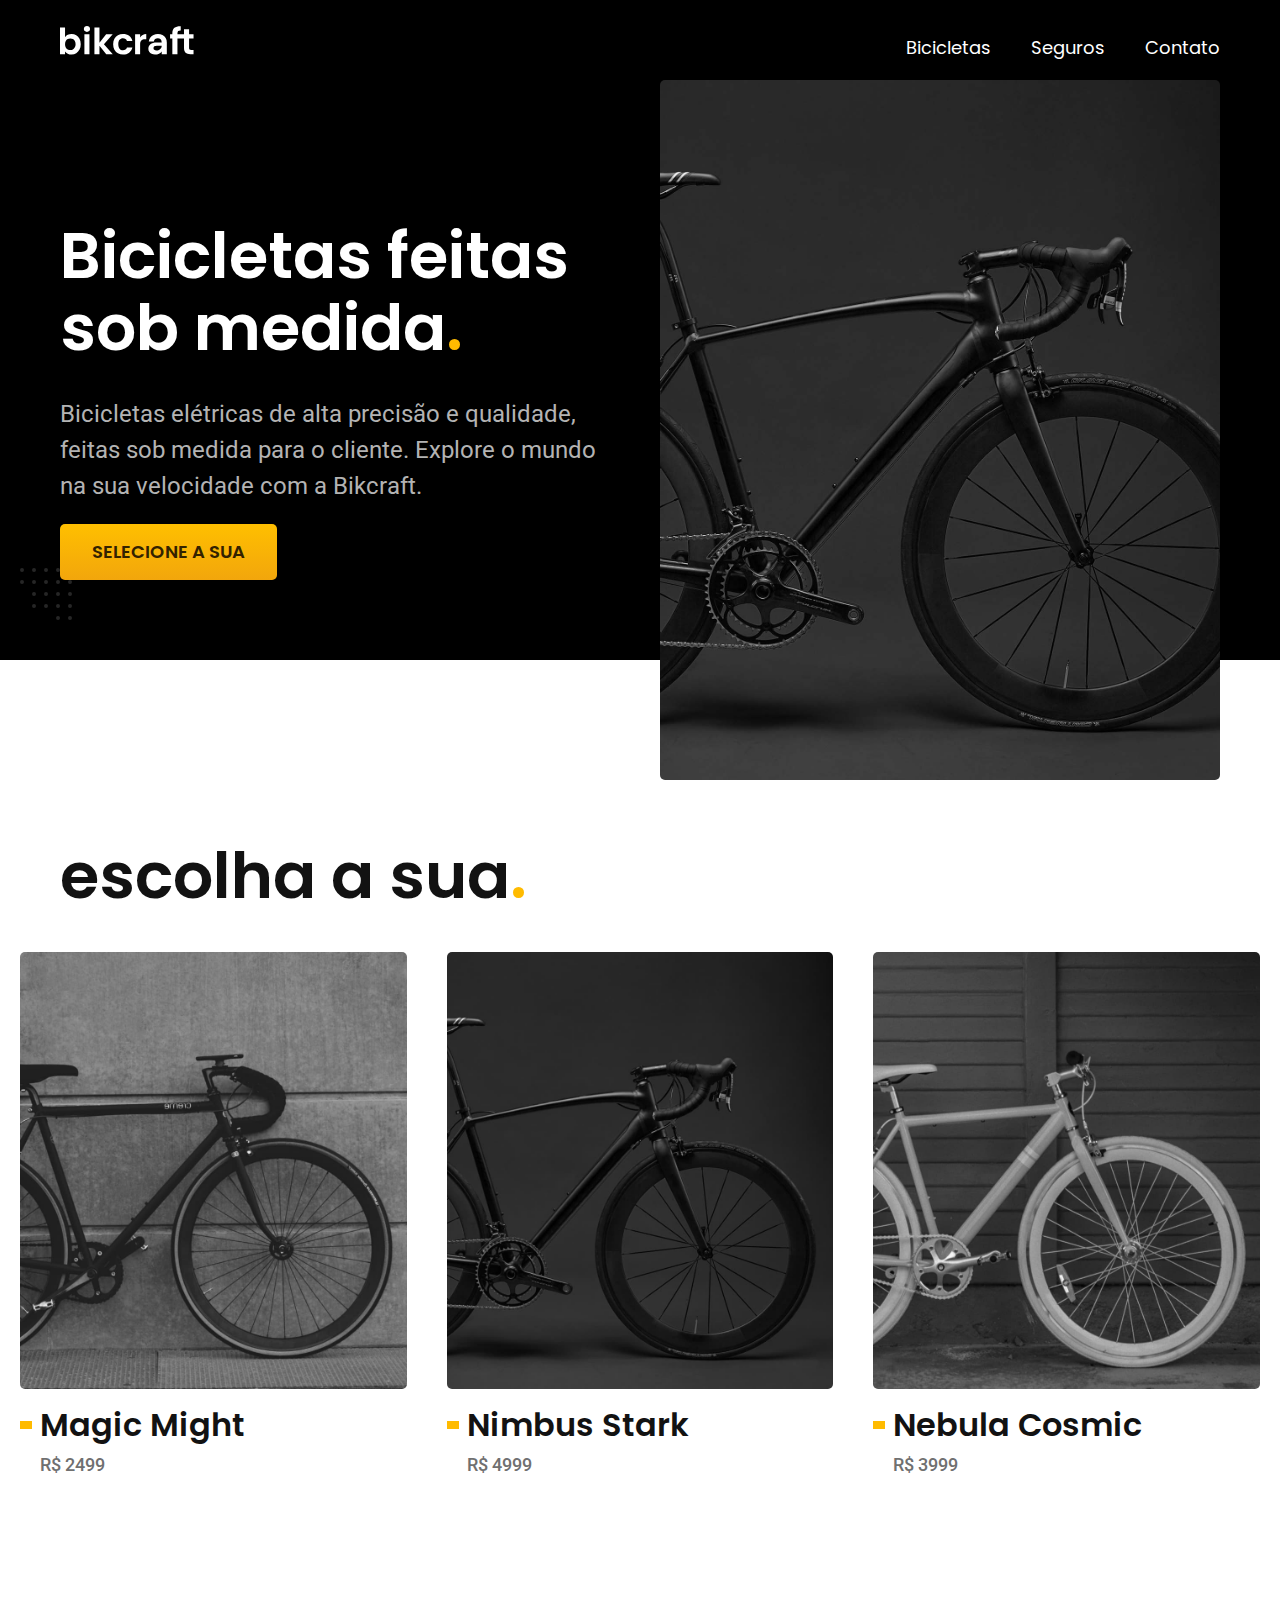
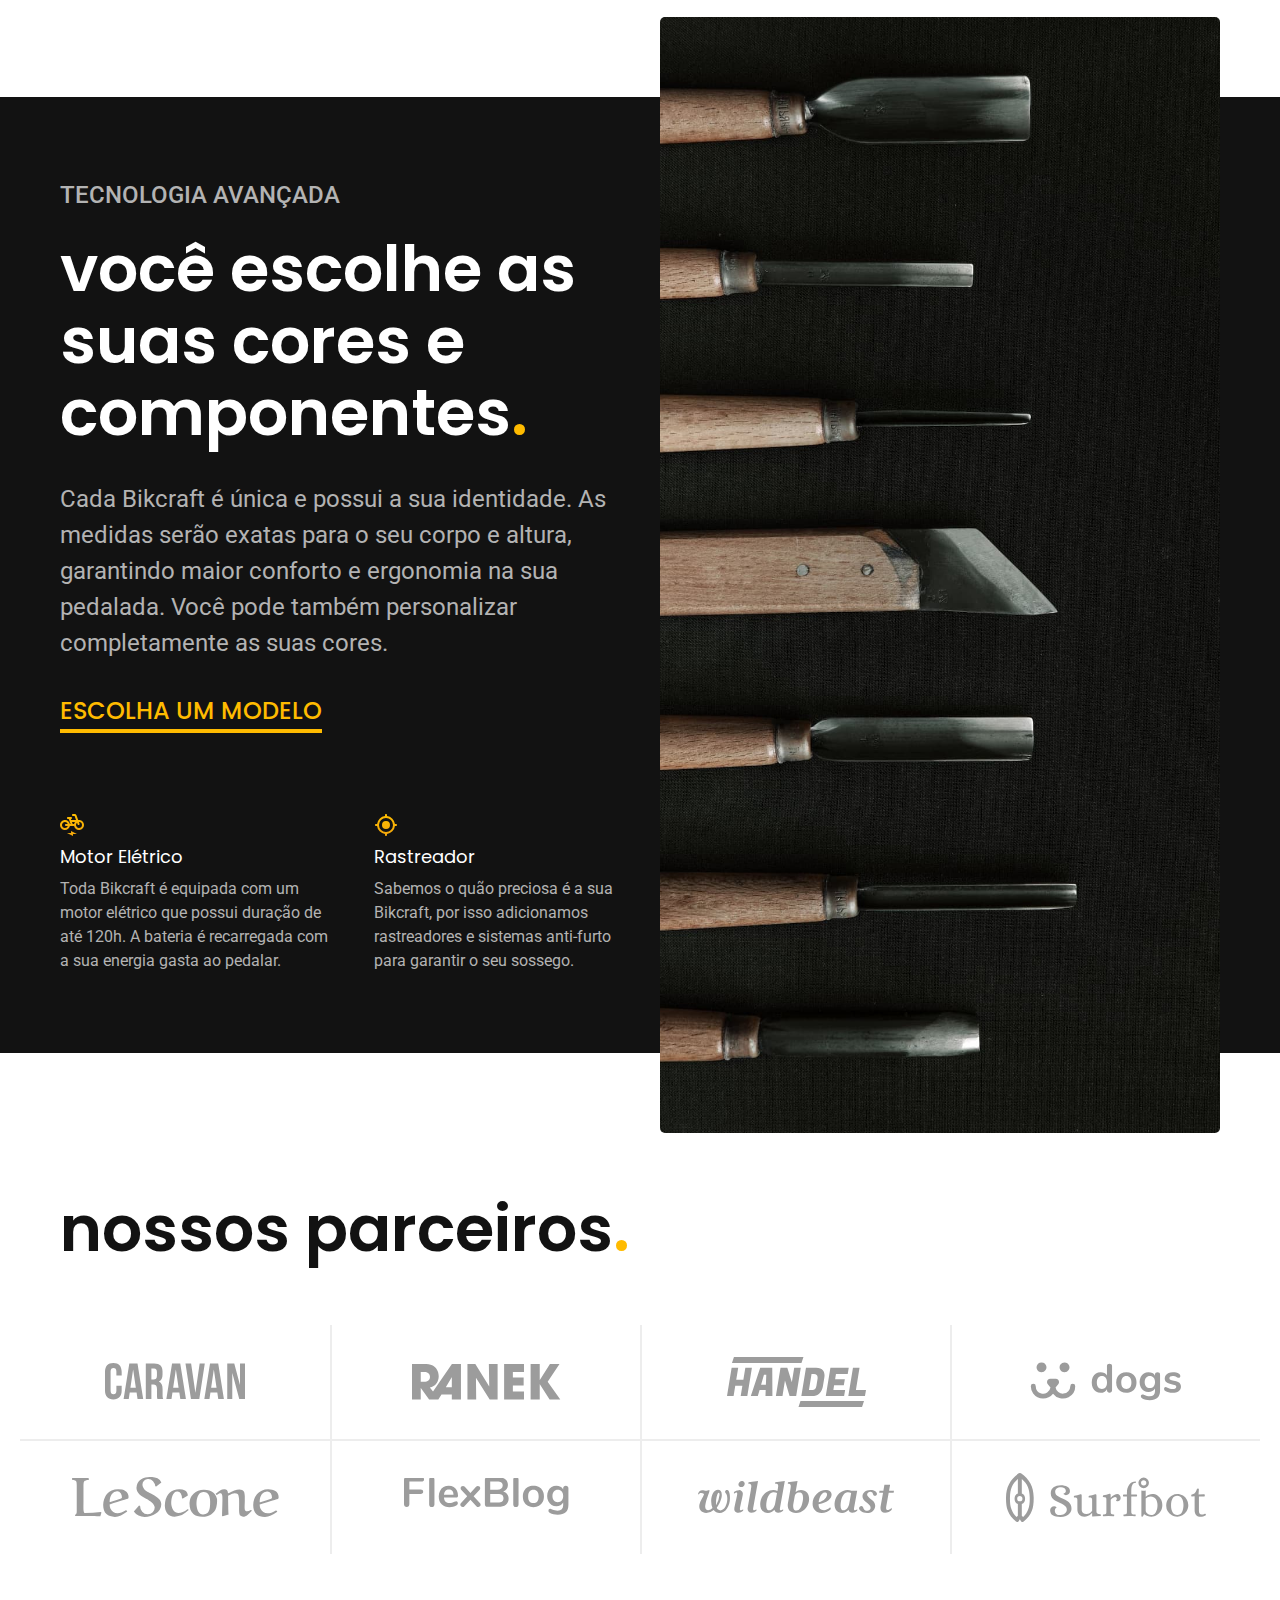
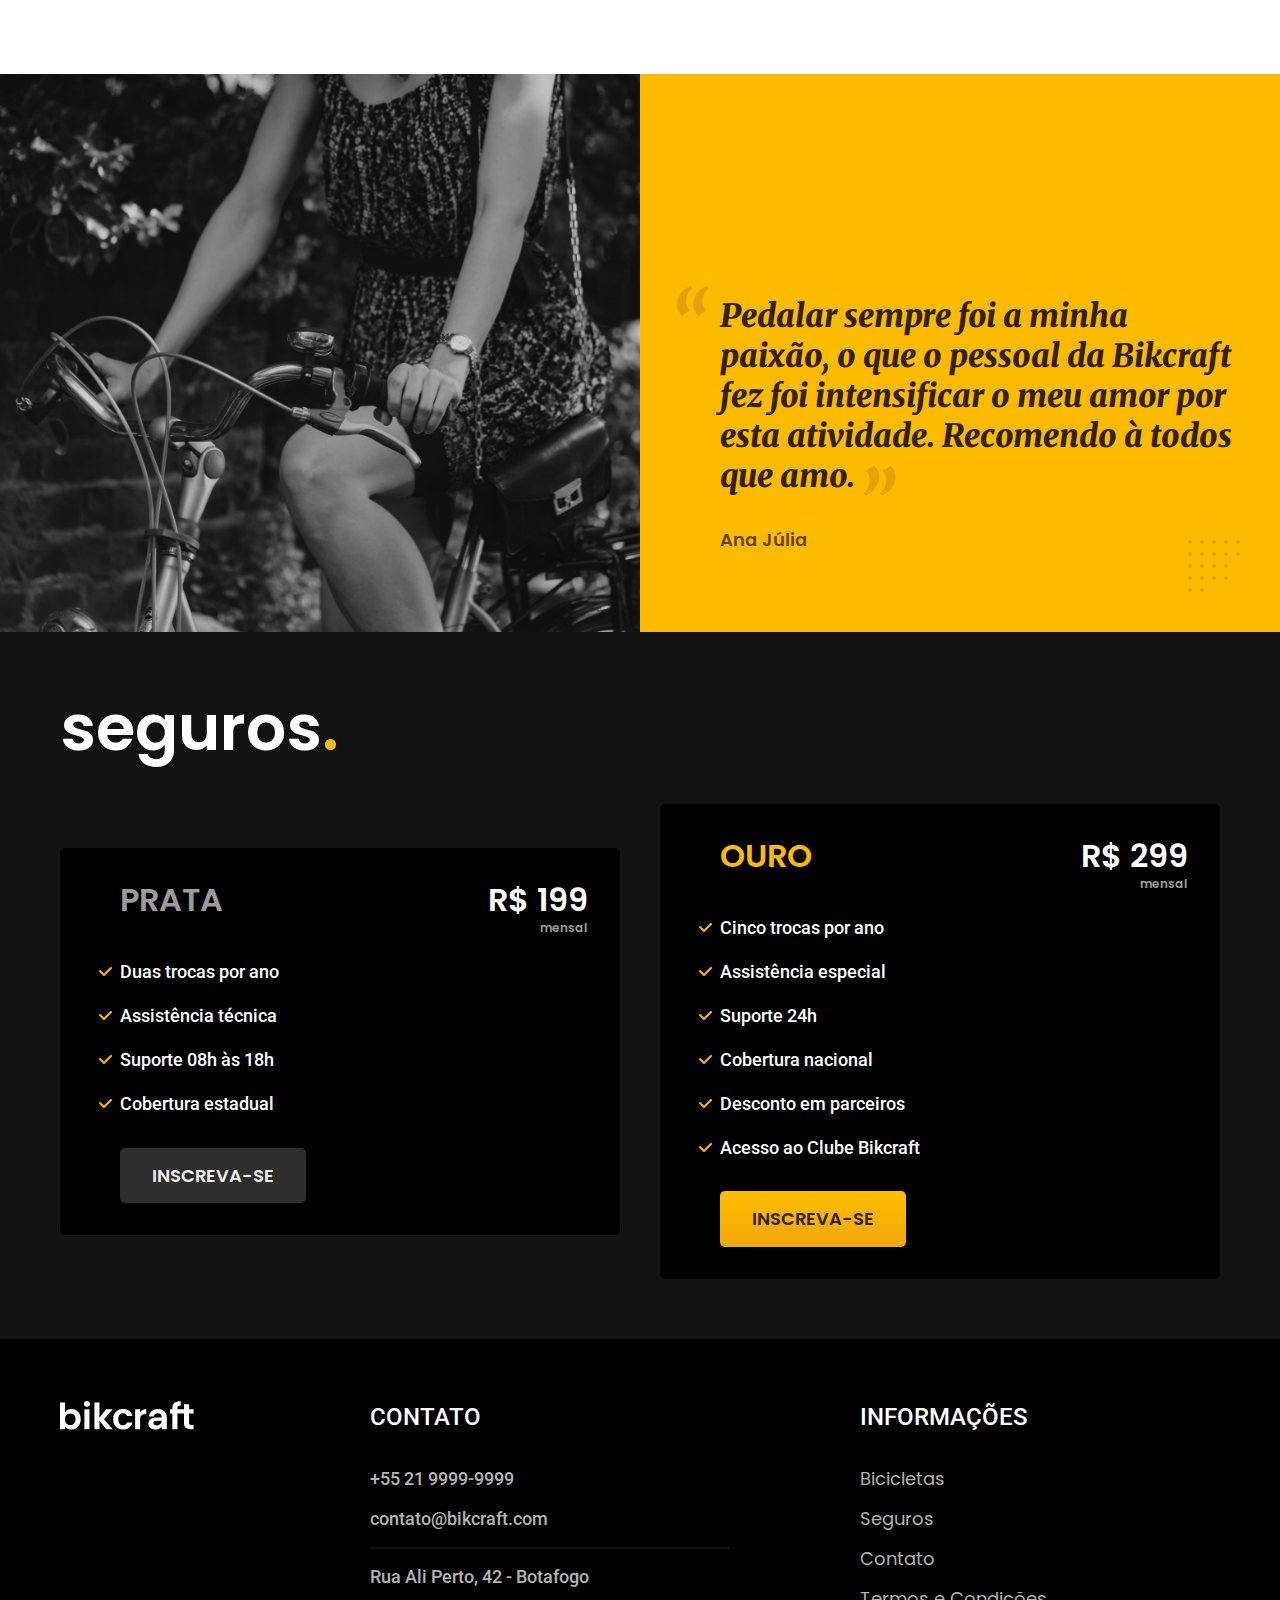
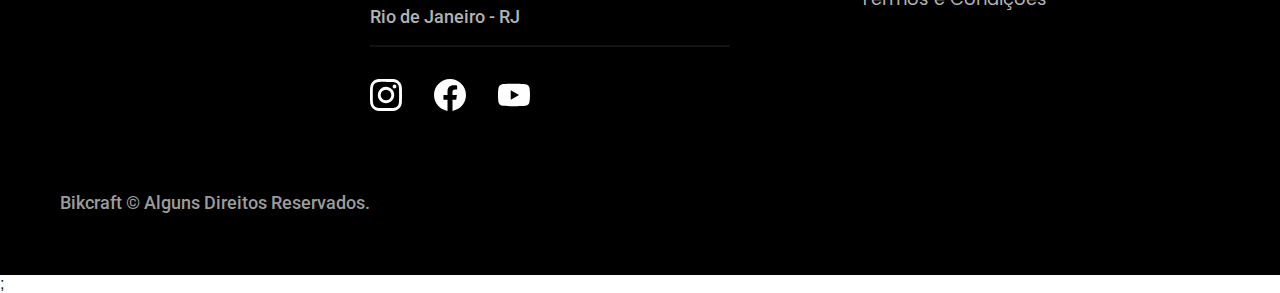
<file: index.html>
<!DOCTYPE html>
<html lang="pt-br">

<head>
  <meta charset="UTF-8">
  <meta http-equiv="X-UA-Compatible" content="IE=edge">
  <meta name="viewport" content="width=device-width, initial-scale=1.0">
  <title>Bikcraft - Bicicletas elétricas</title>
  <!-- tag de descrição que auxilia na busca -->
  <meta name="description"
    content="Bicicletas elétricas de alta precisão e qualidade,  feitas sob medida para o cliente. Explore o mundo na sua velocidade com a Bikcraft.">
  <!-- ÍCONE -->
  <link rel="icon" href="./favicon.svg" type="image/svg+xml">
  <link rel="icon" href="./favicon.svg" type="image/svg+xml">
  <!-- CSS -->
  <!-- otimizar carregamento do css no site -->
  <link rel="preload" href="./css/style.css" as="style">
  <link rel="stylesheet" href="./css/style.css">
  <!-- FONTES -->
  <link rel="preconnect" href="https://fonts.googleapis.com">
  <link rel="preconnect" href="https://fonts.gstatic.com" crossorigin>
  <link
    href="https://fonts.googleapis.com/css2?family=Merriweather:ital,wght@1,900&family=Poppins:wght@400;600&family=Roboto:wght@400;500&display=swap"
    rel="stylesheet">

  <!-- LIDANDO COM JS DESABILITADO PELO NAVEGADOR -->
  <script> document.documentElement.classList.add("js")</script>
</head>

<body>
  <header class="header-bg">
    <!-- Como o background receberá um fundo de ponta a ponta, é necessário outra tag para "segurar o container" onde está o grid feito no figma -->
    <div class="container header">
      <!-- Como o logo também será utilizado como meio de retornar à Home, é necessário envolvê-lo em um link -->
      <a href="index.html">
        <img src="./img/bikcraft.svg" width="136" height="32" alt="Logo Bikcraft">
      </a>
      <nav aria-label="primaria">
        <ul class="header-menu cor-0 font-1-m">
          <li>
            <a href="bicicletas.html">Bicicletas</a>
          </li>
          <li>
            <a href="seguros.html">Seguros</a>
          </li>
          <li>
            <a href="contato.html">Contato</a>
          </li>
        </ul>
      </nav>
    </div>
  </header>

  <main class="intro-bg">
    <section class="container intro">
      <div class="intro-conteudo">
        <h1 class="font-1-xxl cor-0 fadeInDown" data-anime="200">Bicicletas feitas sob medida<span
            class="cor-p01">.</span></h1>
        <p class="font-2-l cor-5 fadeInDown " data-anime="400">Bicicletas elétricas de alta precisão e qualidade, feitas
          sob medida
          para o
          cliente.
          Explore o mundo na sua
          velocidade com a Bikcraft.</p>
        <a href="./bicicletas.html" class="botao fadeInDown" data-anime="600">Selecione a sua</a>
      </div>
      <picture>
        <source media="(max-width: 800px)" srcset="./img/bicicletas/nimbus.jpg">
        <img src="./img/fotos/introducao.jpg" width="1280" height="1600" alt="bicicleta elétrica preta" data-anime="800"
          class="fadeInDown ">
      </picture>
    </section>
  </main>
  <article class="bicicletas-lista">
    <h2 class="container font-1-xxl">escolha a sua<span class="cor-p01">.</span> </h2>
    <ul>
      <li>
        <a href="./bicicletas/magic.html">
          <img src="./img/bicicletas/magic-home.jpg" width="920" height="1040" alt="Bicicleta preta">
          <h3 class="font-1-xl">Magic Might</h3>
          <span class="font-2-m cor-8">R$ 2499</span>
        </a>
      </li>
      <li>
        <a href="./bicicletas/nimbus.html">
          <img src="./img/bicicletas/nimbus-home.jpg" width="920" height="1040" alt="Bicicleta preta">
          <h3 class="font-1-xl">Nimbus Stark</h3>
          <span class="font-2-m cor-8">R$ 4999</span>
        </a>
      </li>
      <li>
        <a href="./bicicletas/nebula.html">
          <img src="./img/bicicletas/nebula-home.jpg" width="920" height="1040" alt="Bicicleta branca">
          <h3 class="font-1-xl">Nebula Cosmic</h3>
          <span class="font-2-m cor-8">R$ 3999</span>
        </a>
      </li>
    </ul>
  </article>
  <article class="tech-bg">
    <div class="tech container">
      <div class="tech-conteudo">
        <span class="font-2-l-b cor-5">Tecnologia Avançada</span>
        <h2 class="font-1-xxl cor-0">você escolhe as suas cores e componentes<span class="cor-p01">.</span></h2>
        <p class="cor-5 font-2-l">Cada Bikcraft é única e possui a sua identidade. As medidas serão exatas para o seu
          corpo e altura,
          garantindo maior conforto e ergonomia na sua pedalada. Você pode também personalizar completamente as suas
          cores.</p>
        <a href="bicicletas.html" class="link">ESCOLHA UM MODELO</a>
        <div class="tech-vantagens">
          <div>
            <img src="./img/icones/eletrica.svg" width="24" height="24" alt="">
            <h3 class="font-1-m cor-0">Motor Elétrico</h3>
            <p class="font-2-s cor-5">Toda Bikcraft é equipada com um motor elétrico que possui duração de até 120h. A
              bateria é
              recarregada com
              a sua energia gasta ao pedalar.</p>
          </div>
          <div>
            <img src="./img/icones/rastreador.svg" width="24" height="24" alt="">
            <h3 class="font-1-m cor-0">Rastreador</h3>
            <p class="font-2-s cor-5">Sabemos o quão preciosa é a sua Bikcraft, por isso adicionamos rastreadores e
              sistemas
              anti-furto para
              garantir o seu sossego.</p>
          </div>
        </div>
      </div>
      <div class="tech-imagem">
        <img src="./img/fotos/tecnologia.jpg" width="1200" height="1920" alt="">
      </div>
    </div>
  </article>
  <section class="parceiros" aria-label="Nossos Parceiros">
    <h2 class="container font-1-xxl">nossos parceiros<span class="cor-p01">.</span> </h2>
    <ul>
      <li><img src="./img/parceiros/caravan.svg" width="140" height="38" alt=""></li>
      <li><img src="./img/parceiros/ranek.svg" width="149" height="36" alt=""></li>
      <li><img src="./img/parceiros/handel.svg" width="139" height="50" alt=""></li>
      <li><img src="./img/parceiros/dogs.svg" width="152" height="39" alt=""></li>
      <li><img src="./img/parceiros/lescone.svg" width="208" height="41" alt=""></li>
      <li><img src="./img/parceiros/flexblog.svg" width="165" height="38" alt=""></li>
      <li><img src="./img/parceiros/wildbeast.svg" width="196" height="34" alt=""></li>
      <li><img src="./img/parceiros/surfbot.svg" width="200" height="49" alt=""></li>
    </ul>
  </section>
  <section class="depoimento" aria-label="Depoimento">
    <div>
      <img src="./img/fotos/depoimento.jpg" width="1560" height="1360" alt="Pessoa pedalando bicicleta Bikcraft">
    </div>
    <div class="depoimento-conteudo">
      <blockquote class="font-1-xl cor-p05">
        <p>Pedalar sempre foi a minha paixão, o que o pessoal da Bikcraft fez foi intensificar o meu amor por esta
          atividade. Recomendo à todos que amo.</p>
      </blockquote>
      <span class="font-1-m-b cor-p04">Ana Júlia</span>
    </div>
  </section>
  <article class="seguros-bg">
    <div class="seguros container">
      <h2 class="font-1-xxl cor-0">seguros<span class="cor-p01">.</span></h2>
      <div class="seguros-item">
        <h3 class="font-1-xl cor-6">PRATA</h3>
        <span class="font-1-xl cor-0">R$ 199 <span class="font-1-xs cor-6">mensal</span> </span>
        <ul class="font-2-m cor-0">
          <li>Duas trocas por ano</li>
          <li>Assistência técnica</li>
          <li>Suporte 08h às 18h</li>
          <li>Cobertura estadual</li>
        </ul>
        <a href="./orçamento.html" class="botao secundario">INSCREVA-SE</a>
      </div>
      <div class="seguros-item">
        <h3 class="font-1-xl cor-p01">OURO</h3>
        <span class="font-1-xl cor-0">R$ 299 <span class="font-1-xs cor-6">mensal</span> </span>
        <ul class="font-2-m cor-0">
          <li>Cinco trocas por ano</li>
          <li>Assistência especial</li>
          <li>Suporte 24h</li>
          <li>Cobertura nacional</li>
          <li>Desconto em parceiros</li>
          <li>Acesso ao Clube Bikcraft</li>
        </ul>
        <a href="./orçamento.html" class="botao">INSCREVA-SE</a>
      </div>
    </div>
  </article>
  <footer class="footer-bg">
    <div class="footer container">
      <a href="index.html">
        <img src="./img/bikcraft.svg" width="136" height="32" alt="Logo Bikcraft">
      </a>
      <div class="footer-contato">
        <h3 class="font-2-l-b cor-0">Contato</h3>
        <ul class="font-2-m cor-5">
          <li> <a href="tel:+552199999999">+55 21 9999-9999</a></li>
          <li> <a href="mailto:contato@bikcraft.com">contato@bikcraft.com</a></li>
          <li> Rua Ali Perto, 42 - Botafogo</li>
          <li> Rio de Janeiro - RJ</li>
        </ul>
        <div class="footer-redes">
          <a href="./">
            <img src="./img/redes/instagram.svg" alt="Instagram">
          </a>
          <a href="./">
            <img src="./img/redes/facebook.svg" alt="Facebook">
          </a>
          <a href="./">
            <img src="./img/redes/youtube.svg" alt="Youtube">
          </a>
        </div>

      </div>
      <div class="footer-info">
        <h3 class="font-2-l-b cor-0">Informações</h3>
        <nav>
          <ul class="font-1-m cor-5">
            <li>
              <a href="bicicletas.html">Bicicletas</a>
            </li>
            <li>
              <a href="seguros.html">Seguros</a>
            </li>
            <li>
              <a href="contato.html">Contato</a>
            </li>
            <li>
              <a href="termos.html">Termos e Condições</a>
            </li>
          </ul>
        </nav>
      </div>
      <p class="footer-copy font-2-m cor-6">Bikcraft © Alguns Direitos Reservados.</p>
    </div>
  </footer>
  <!-- PLUGIN -->
  <script src="./js/plugins/simple-anime.js"></script>;
  <!-- JS -->
  <script src="./js/script.js"></script>
</body>

</html>
</file>
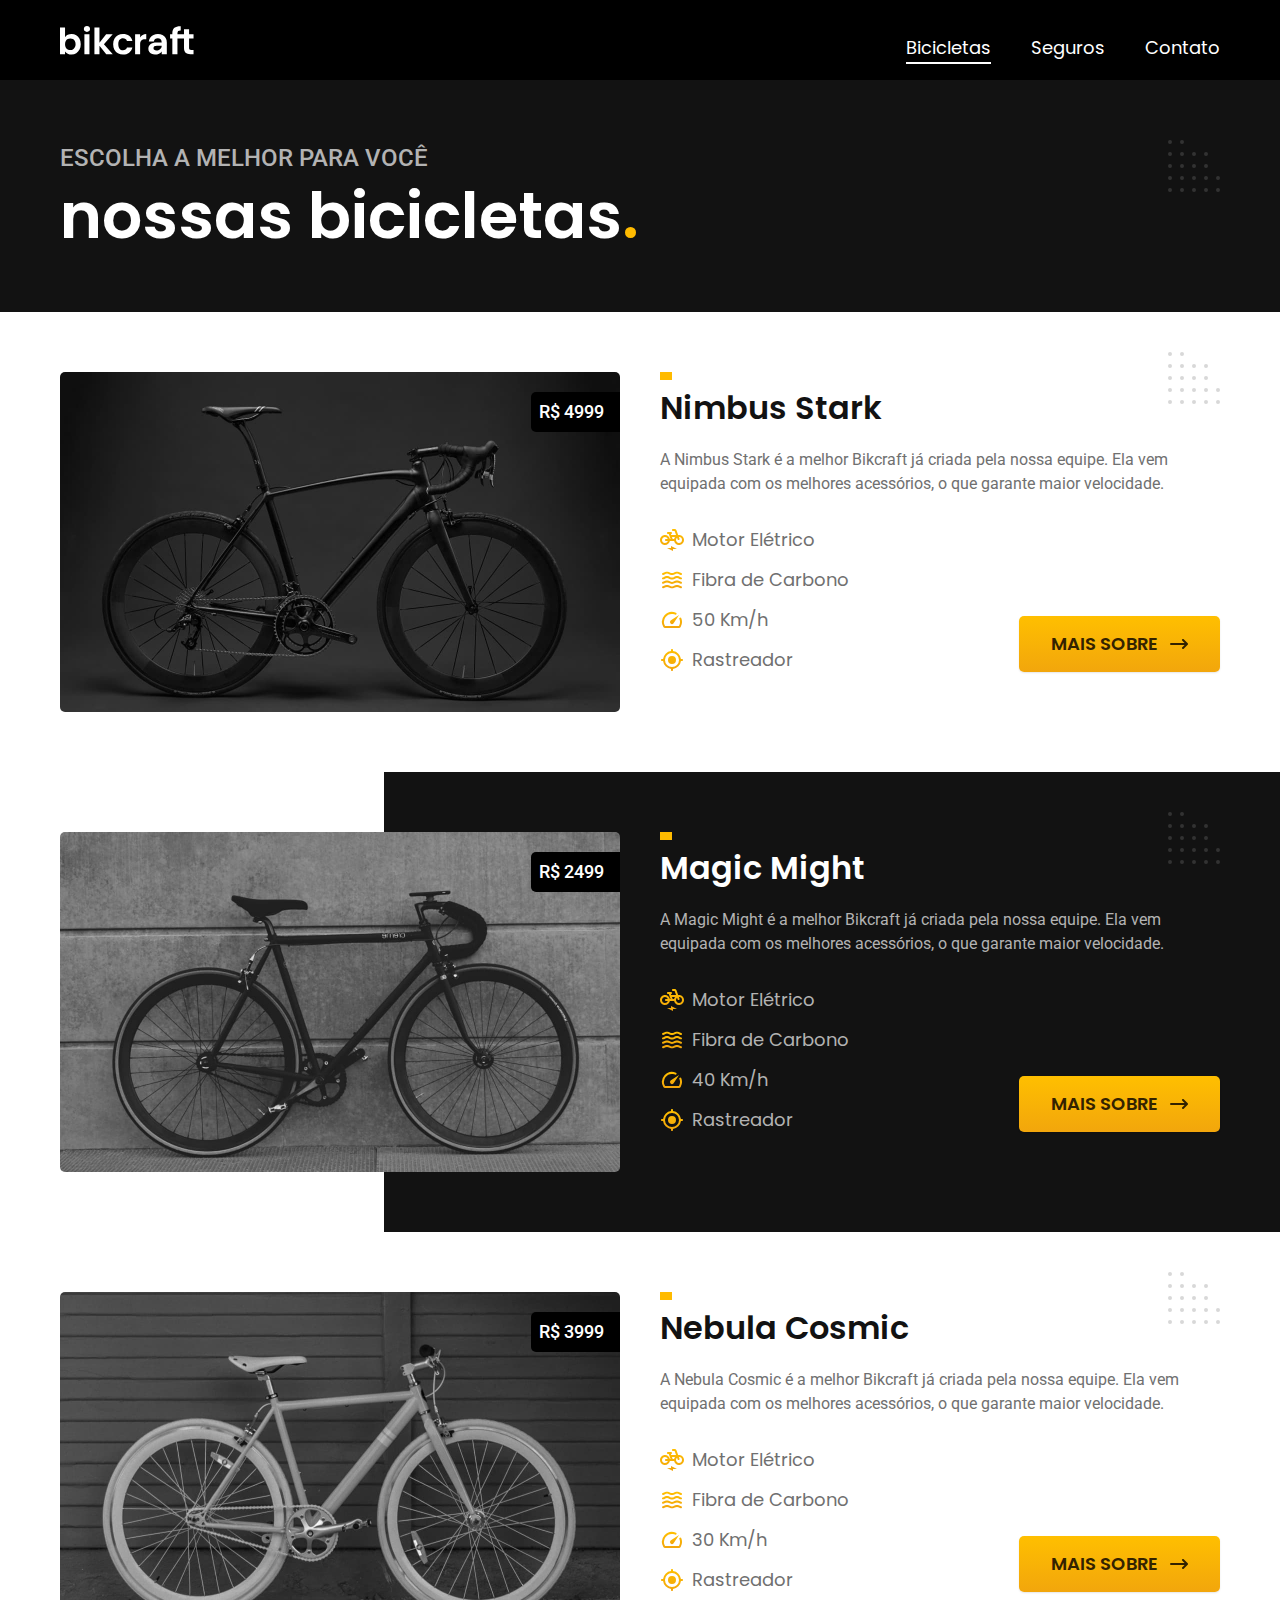
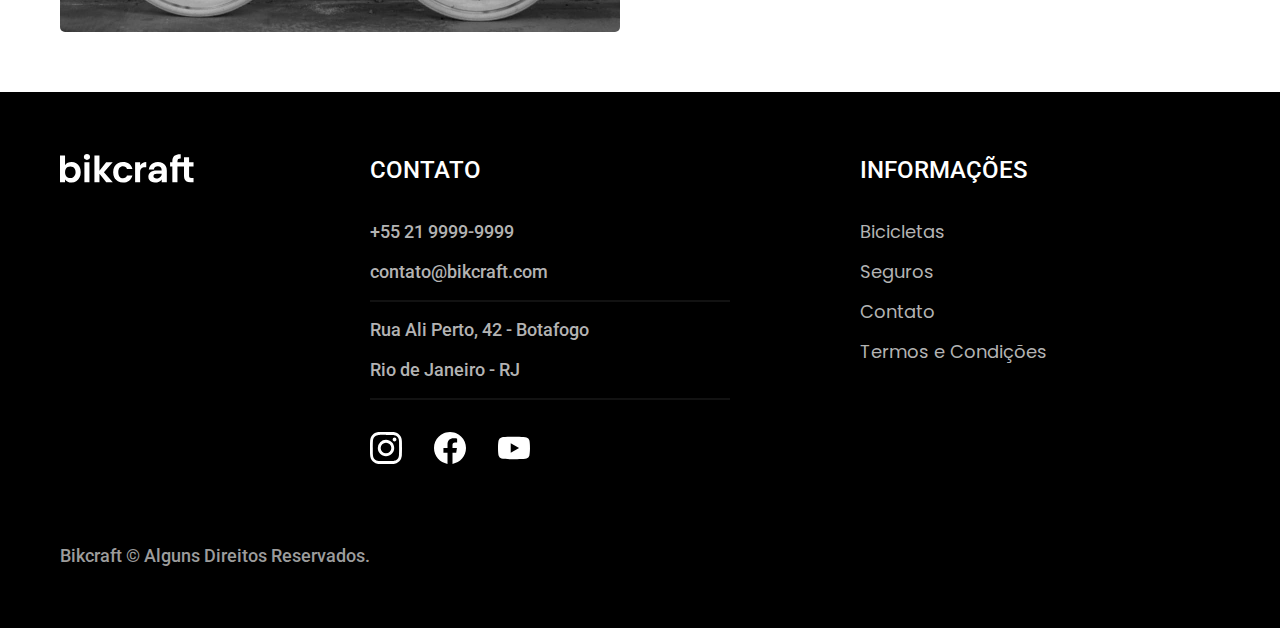
<file: bicicletas.html>
<!DOCTYPE html>
<html lang="pt-br">

<head>
  <meta charset="UTF-8">
  <meta http-equiv="X-UA-Compatible" content="IE=edge">
  <meta name="viewport" content="width=device-width, initial-scale=1.0">
  <title>Bicicletas | Bikcraft - Bicicletas elétricas</title>
  <!-- tag de descrição que auxilia na busca -->
  <meta name="description" content="Bicicletas">
  <link rel="icon" href="./favicon.svg" type="image/svg+xml">
  <!-- CSS -->
  <link rel="preload" href="./css/style.css" as="style">
  <link rel="stylesheet" href="./css/style.css">
  <!-- FONTES -->
  <link rel="preconnect" href="https://fonts.googleapis.com">
  <link rel="preconnect" href="https://fonts.gstatic.com" crossorigin>
  <link
    href="https://fonts.googleapis.com/css2?family=Merriweather:ital,wght@1,900&family=Poppins:wght@400;600&family=Roboto:wght@400;500&display=swap"
    rel="stylesheet">
  <!-- LIDANDO COM JS DESABILITADO PELO NAVEGADOR -->
  <script> document.documentElement.classList.add("js")</script>
</head>

<body id="bicicletas">
  <header class="header-bg">
    <div class="container header">
      <a href="index.html">
        <img src="./img/bikcraft.svg" alt="Logo Bikcraft">
      </a>
      <nav aria-label="primaria">
        <ul class="header-menu cor-0 font-1-m">
          <li>
            <a href="bicicletas.html">Bicicletas</a>
          </li>
          <li>
            <a href="seguros.html">Seguros</a>
          </li>
          <li>
            <a href="contato.html">Contato</a>
          </li>
        </ul>
      </nav>
    </div>
  </header>
  <main>
    <div class="titulo-bg">
      <div class="titulo container">
        <p class="font-2-l-b cor-5">Escolha a melhor para você</p>
        <h1 class="font-1-xxl cor-0">nossas bicicletas<span class="cor-p01">.</span> </h1>
      </div>
    </div>
    <!-- NIMBUS STARK -->

    <div class="bicicletas container">
      <div class="bicicletas-imagem">
        <img src="./img/bicicletas/nimbus.jpg" alt="Bicicleta Nimbus Stark">
        <span class="font-2-m cor-0">R$ 4999</span>
      </div>
      <div class="bicicletas-conteudo">
        <h2 class="font-1-xl">Nimbus Stark</h2>
        <p class="font-2-s cor-8">A Nimbus Stark é a melhor Bikcraft já criada pela nossa equipe. Ela vem equipada
          com os melhores acessórios, o que garante maior velocidade.</p>
        <ul class="font-1-m cor-8">
          <li><img src="./img/icones/eletrica.svg" alt="">Motor Elétrico</li>
          <li><img src="./img/icones/carbono.svg" alt="">Fibra de Carbono</li>
          <li><img src="./img/icones/velocidade.svg" alt="">50 Km/h</li>
          <li><img src="./img/icones/rastreador.svg" alt="">Rastreador</li>
        </ul>
        <a href="./bicicletas/nimbus.html" class="botao seta">Mais Sobre</a>
      </div>
    </div>

    <!-- MAGIC MIGHT -->
    <div class="bicicletas-bg">
      <div class="bicicletas container">
        <div class="bicicletas-imagem">
          <img src="./img/bicicletas/magic.jpg" alt="Bicicleta Nimbus Stark">
          <span class="font-2-m cor-0">R$ 2499</span>
        </div>
        <div class="bicicletas-conteudo">
          <h2 class="font-1-xl cor-0">Magic Might</h2>
          <p class="font-2-s cor-5">A Magic Might é a melhor Bikcraft já criada pela nossa equipe. Ela vem equipada com
            os melhores acessórios, o que garante maior velocidade.</p>
          <ul class="font-1-m cor-5">
            <li><img src="./img/icones/eletrica.svg" alt="">Motor Elétrico</li>
            <li><img src="./img/icones/carbono.svg" alt="">Fibra de Carbono</li>
            <li><img src="./img/icones/velocidade.svg" alt="">40 Km/h</li>
            <li><img src="./img/icones/rastreador.svg" alt="">Rastreador</li>
          </ul>
          <a href="./bicicletas/magic.html" class="botao seta">Mais Sobre</a>
        </div>
      </div>
    </div>
    <!-- NEBULA COSMIC -->

    <div class="bicicletas container">
      <div class="bicicletas-imagem">
        <img src="./img/bicicletas/nebula.jpg" alt="Bicicleta Nimbus Stark">
        <span class="font-2-m cor-0">R$ 3999</span>
      </div>
      <div class="bicicletas-conteudo">
        <h2 class="font-1-xl">Nebula Cosmic</h2>
        <p class="font-2-s cor-8">A Nebula Cosmic é a melhor Bikcraft já criada pela nossa equipe. Ela vem equipada
          com os melhores acessórios, o que garante maior velocidade.</p>
        <ul class="font-1-m cor-8">
          <li><img src="./img/icones/eletrica.svg" alt="">Motor Elétrico</li>
          <li><img src="./img/icones/carbono.svg" alt="">Fibra de Carbono</li>
          <li><img src="./img/icones/velocidade.svg" alt="">30 Km/h</li>
          <li><img src="./img/icones/rastreador.svg" alt="">Rastreador</li>
        </ul>
        <a href="./bicicletas/nebula.html" class="botao seta">Mais Sobre</a>
      </div>
    </div>




  </main>


  <footer class="footer-bg">
    <div class="footer container">
      <a href="index.html">
        <img src="./img/bikcraft.svg" alt="Logo Bikcraft">
      </a>
      <div class="footer-contato">
        <h3 class="font-2-l-b cor-0">Contato</h3>
        <ul class="font-2-m cor-5">
          <li> <a href="tel:+552199999999">+55 21 9999-9999</a></li>
          <li> <a href="mailto:contato@bikcraft.com">contato@bikcraft.com</a></li>
          <li> Rua Ali Perto, 42 - Botafogo</li>
          <li> Rio de Janeiro - RJ</li>
        </ul>
        <div class="footer-redes">
          <a href="./">
            <img src="./img/redes/instagram.svg" alt="Instagram">
          </a>
          <a href="./">
            <img src="./img/redes/facebook.svg" alt="Facebook">
          </a>
          <a href="./">
            <img src="./img/redes/youtube.svg" alt="Youtube">
          </a>
        </div>

      </div>
      <div class="footer-info">
        <h3 class="font-2-l-b cor-0">Informações</h3>
        <nav>
          <ul class="font-1-m cor-5">
            <li>
              <a href="bicicletas.html">Bicicletas</a>
            </li>
            <li>
              <a href="seguros.html">Seguros</a>
            </li>
            <li>
              <a href="contato.html">Contato</a>
            </li>
            <li>
              <a href="termos.html">Termos e Condições</a>
            </li>
          </ul>
        </nav>
      </div>
      <p class="footer-copy font-2-m cor-6">Bikcraft © Alguns Direitos Reservados.</p>
    </div>
  </footer>


  <script src="./js/script.js"></script>
</body>

</html>
</file>
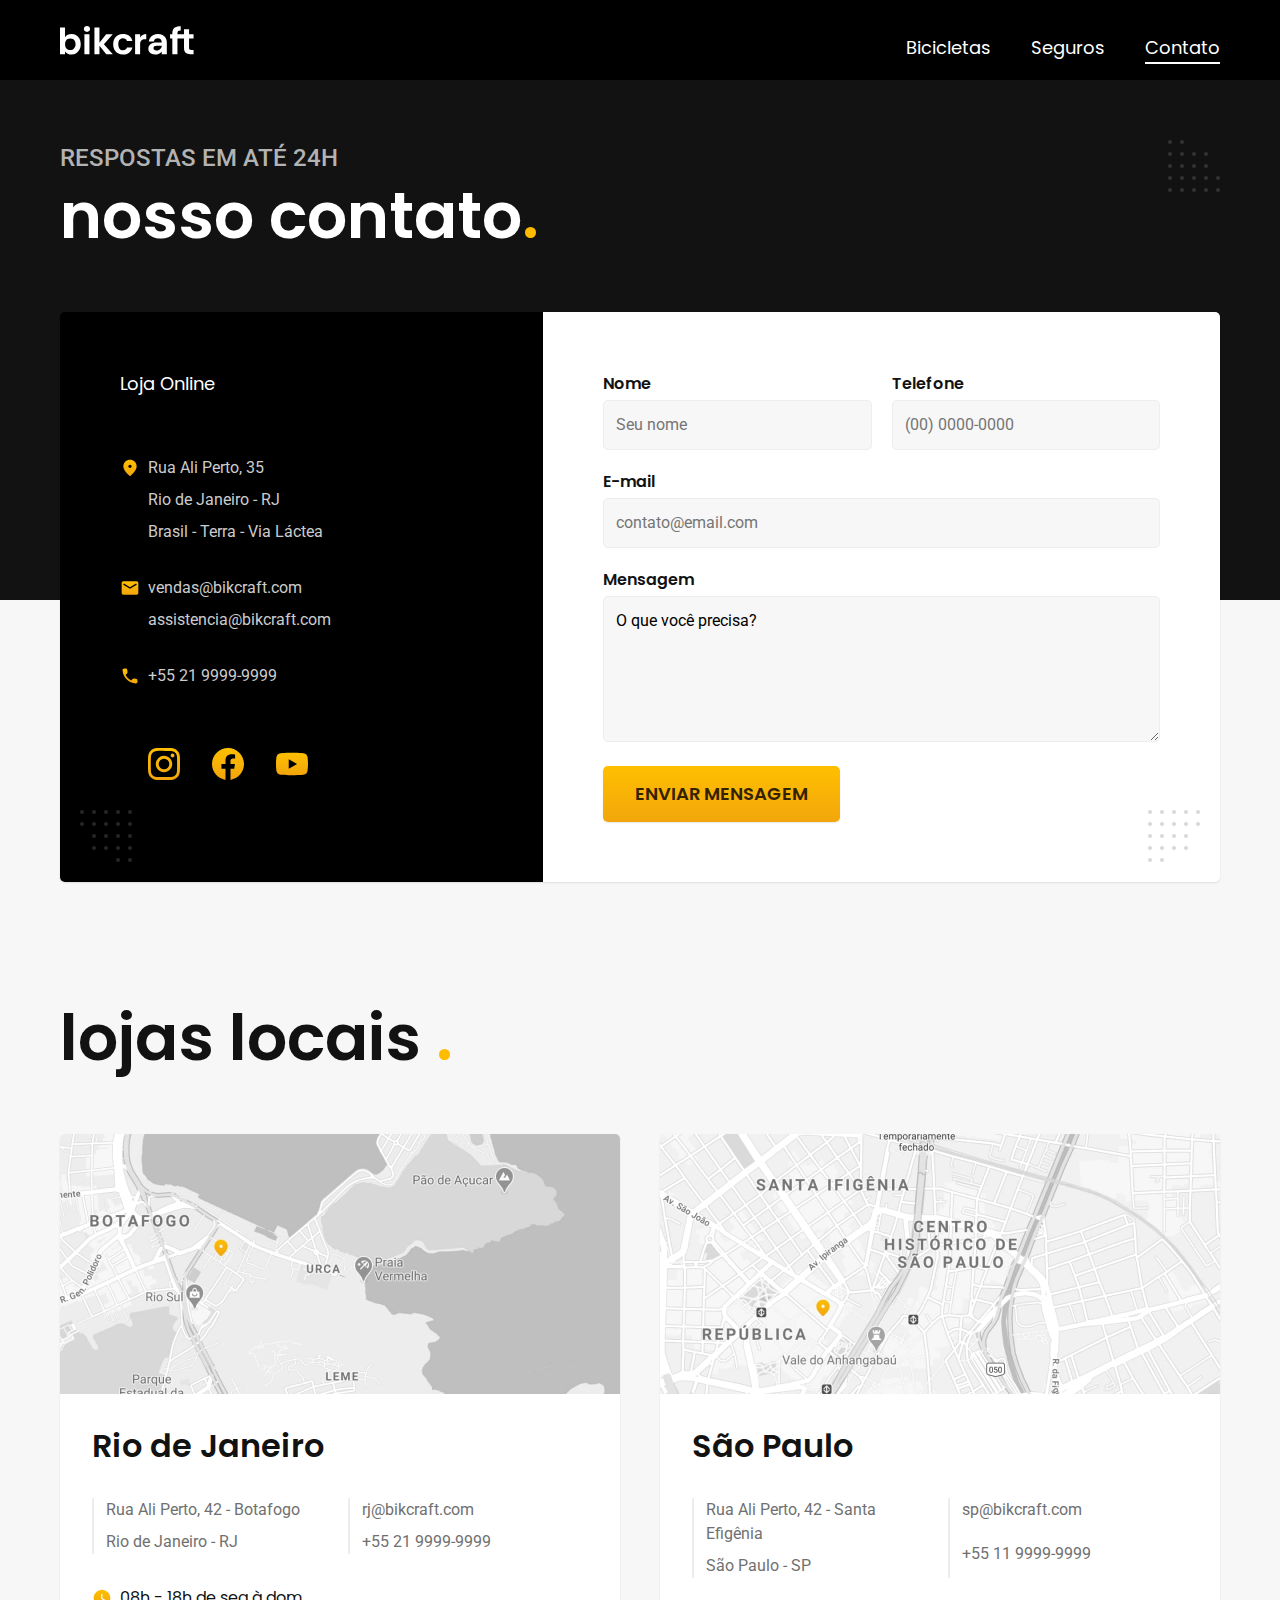
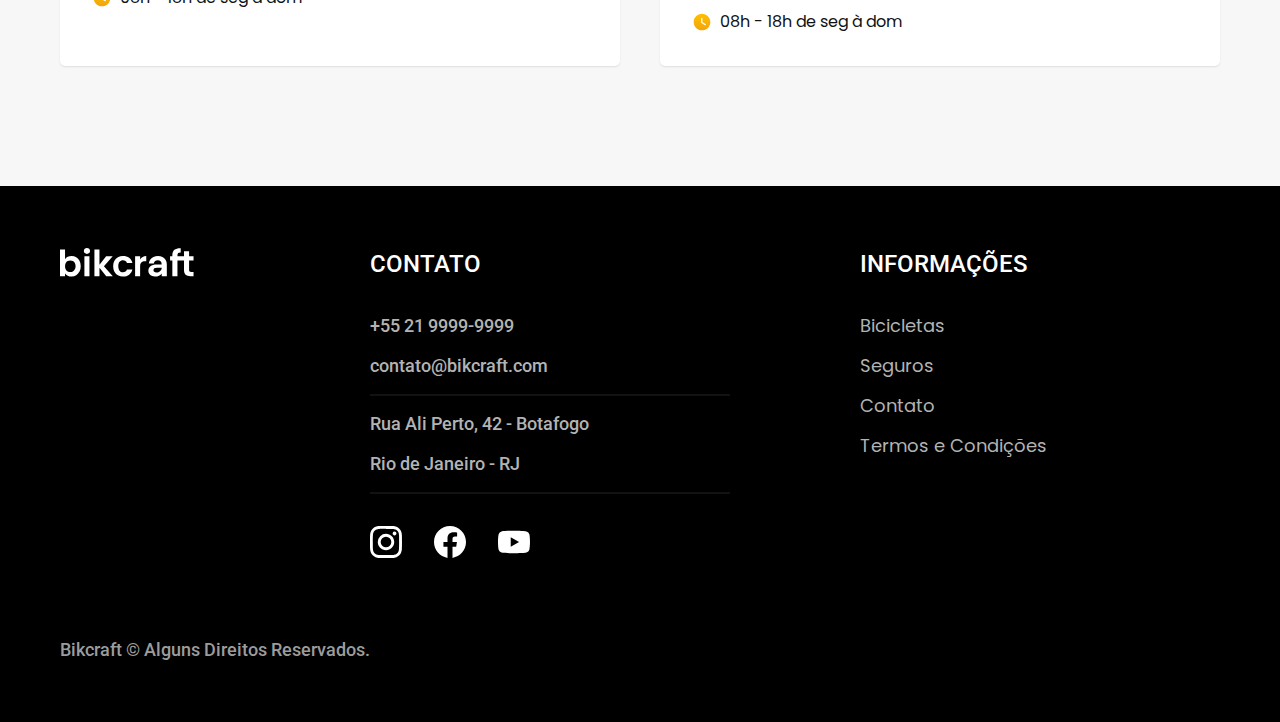
<file: contato.html>
<!DOCTYPE html>
<html lang="pt-br">

<head>
  <meta charset="UTF-8">
  <meta http-equiv="X-UA-Compatible" content="IE=edge">
  <meta name="viewport" content="width=device-width, initial-scale=1.0">
  <title>Contato | Bikcraft - Bicicletas elétricas</title>
  <!-- tag de descrição que auxilia na busca -->
  <meta name="description" content="Termos e condições de uso.">
  <link rel="icon" href="./favicon.svg" type="image/svg+xml">
  <!-- CSS -->
  <link rel="preload" href="./css/style.css" as="style">
  <link rel="stylesheet" href="./css/style.css">
  <!-- FONTES -->
  <link rel="preconnect" href="https://fonts.googleapis.com">
  <link rel="preconnect" href="https://fonts.gstatic.com" crossorigin>
  <link
    href="https://fonts.googleapis.com/css2?family=Merriweather:ital,wght@1,900&family=Poppins:wght@400;600&family=Roboto:wght@400;500&display=swap"
    rel="stylesheet">
  <!-- LIDANDO COM JS DESABILITADO PELO NAVEGADOR -->
  <script> document.documentElement.classList.add("js")</script>
</head>

<body id="contato">
  <header class="header-bg">
    <div class="container header">
      <a href="index.html">
        <img src="./img/bikcraft.svg" alt="Logo Bikcraft">
      </a>
      <nav aria-label="primaria">
        <ul class="header-menu cor-0 font-1-m">
          <li>
            <a href="bicicletas.html">Bicicletas</a>
          </li>
          <li>
            <a href="seguros.html">Seguros</a>
          </li>
          <li>
            <a href="contato.html">Contato</a>
          </li>
        </ul>
      </nav>
    </div>
  </header>
  <main>
    <div class="titulo-bg">
      <div class="titulo container">
        <p class="font-2-l-b cor-5">Respostas em até 24h</p>
        <h1 class="font-1-xxl cor-0">nosso contato<span class="cor-p01">.</span> </h1>
      </div>
    </div>
    <div class="contato container">
      <section aria-label="Endereço" class="contato-dados">
        <h2 class="font-1-m cor-0">Loja Online</h2>
        <div class="contato-endereco font-2-s cor-4">
          <p>Rua Ali Perto, 35</p>
          <p>Rio de Janeiro - RJ</p>
          <p>Brasil - Terra - Via Láctea</p>
        </div>
        <address class="contato-meios font-2-s cor-4">
          <a href="mailto:vendas@bikcraft.com">vendas@bikcraft.com</a>
          <a href="mailto:assistencia@bikcraft.com">assistencia@bikcraft.com</a>
          <a href="tel:+552199999999">+55 21 9999-9999</a>
        </address>
        <div class="contato-redes">
          <a href="./">
            <img src="./img/redes/instagram-p.svg" alt="Instagram">
          </a>
          <a href="./">
            <img src="./img/redes/facebook-p.svg" alt="Facebook">
          </a>
          <a href="./">
            <img src="./img/redes/youtube-p.svg" alt="Youtube">
          </a>
        </div>
      </section>
      <section aria-label="Formulário" class="contato-formulario">
        <form action="./contato.html" class="form">
          <div>
            <label for="name">Nome</label>
            <input type="text" name="name" id="name" placeholder="Seu nome">
          </div>
          <div>
            <label for="phone">Telefone</label>
            <input type="text" name="phone" id="phone" placeholder="(00) 0000-0000">
          </div>
          <div class="col-2">
            <label for="email">E-mail</label>
            <input type="email" name="email" id="email" placeholder="contato@email.com">
          </div>
          <div class="col-2">
            <label for="message">Mensagem</label>
            <textarea name="message" id="message" rows="5">O que você precisa?</textarea>
          </div>
          <button class="botao col-2">Enviar Mensagem</button>
        </form>
      </section>
    </div>

  </main>

  <article class="lojas container">
    <h2 class="font-1-xxl cor-11">lojas locais <span class="cor-p01">.</span></h2>
    <div class="lojas-item">
      <img src="./img/lojas/rj.jpg" alt="mapa marcando o endereço em Rua Ali Perto, 25 - RJ">
      <div class="lojas-conteudo">
        <h3 class="font-1-xl">Rio de Janeiro</h3>
        <div class="lojas-dados font-2-s cor-8">
          <p> Rua Ali Perto, 42 - Botafogo</p>
          <p> Rio de Janeiro - RJ</p>
        </div>
        <div class="lojas-dados font-2-s cor-8">
          <a href="mailto:rj@bikcraft.com">rj@bikcraft.com</a>
          <a href="tel:+552199999999">+55 21 9999-9999</a>
        </div>
        <p class="lojas-tempo font-1-s"><img src="./img/icones/horario.svg" alt="">08h - 18h de seg à dom</p>
      </div>
    </div>
    <div class="lojas-item">
      <img src="./img/lojas/sp.jpg" alt="mapa marcando o endereço em Rua Ali Perto, 25 - SP">
      <div class="lojas-conteudo">
        <h3 class="font-1-xl">São Paulo</h3>
        <div class="lojas-dados font-2-s cor-8">
          <p> Rua Ali Perto, 42 - Santa Efigênia</p>
          <p> São Paulo - SP</p>
        </div>
        <div class="lojas-dados font-2-s cor-8">
          <a href="mailto:sp@bikcraft.com">sp@bikcraft.com</a>
          <a href="tel:+551199999999">+55 11 9999-9999</a>
        </div>
        <p class="lojas-tempo font-1-s"><img src="./img/icones/horario.svg" alt="">08h - 18h de seg à dom</p>
      </div>
    </div>
  </article>


  <footer class="footer-bg">
    <div class="footer container">
      <a href="index.html">
        <img src="./img/bikcraft.svg" alt="Logo Bikcraft">
      </a>
      <div class="footer-contato">
        <h3 class="font-2-l-b cor-0">Contato</h3>
        <ul class="font-2-m cor-5">
          <li> <a href="tel:+552199999999">+55 21 9999-9999</a></li>
          <li> <a href="mailto:contato@bikcraft.com">contato@bikcraft.com</a></li>
          <li> Rua Ali Perto, 42 - Botafogo</li>
          <li> Rio de Janeiro - RJ</li>
        </ul>
        <div class="footer-redes">
          <a href="./">
            <img src="./img/redes/instagram.svg" alt="Instagram">
          </a>
          <a href="./">
            <img src="./img/redes/facebook.svg" alt="Facebook">
          </a>
          <a href="./">
            <img src="./img/redes/youtube.svg" alt="Youtube">
          </a>
        </div>

      </div>
      <div class="footer-info">
        <h3 class="font-2-l-b cor-0">Informações</h3>
        <nav>
          <ul class="font-1-m cor-5">
            <li>
              <a href="bicicletas.html">Bicicletas</a>
            </li>
            <li>
              <a href="seguros.html">Seguros</a>
            </li>
            <li>
              <a href="contato.html">Contato</a>
            </li>
            <li>
              <a href="termos.html">Termos e Condições</a>
            </li>
          </ul>
        </nav>
      </div>
      <p class="footer-copy font-2-m cor-6">Bikcraft © Alguns Direitos Reservados.</p>
    </div>
  </footer>


  <script src="./js/script.js"></script>
</body>

</html>
</file>
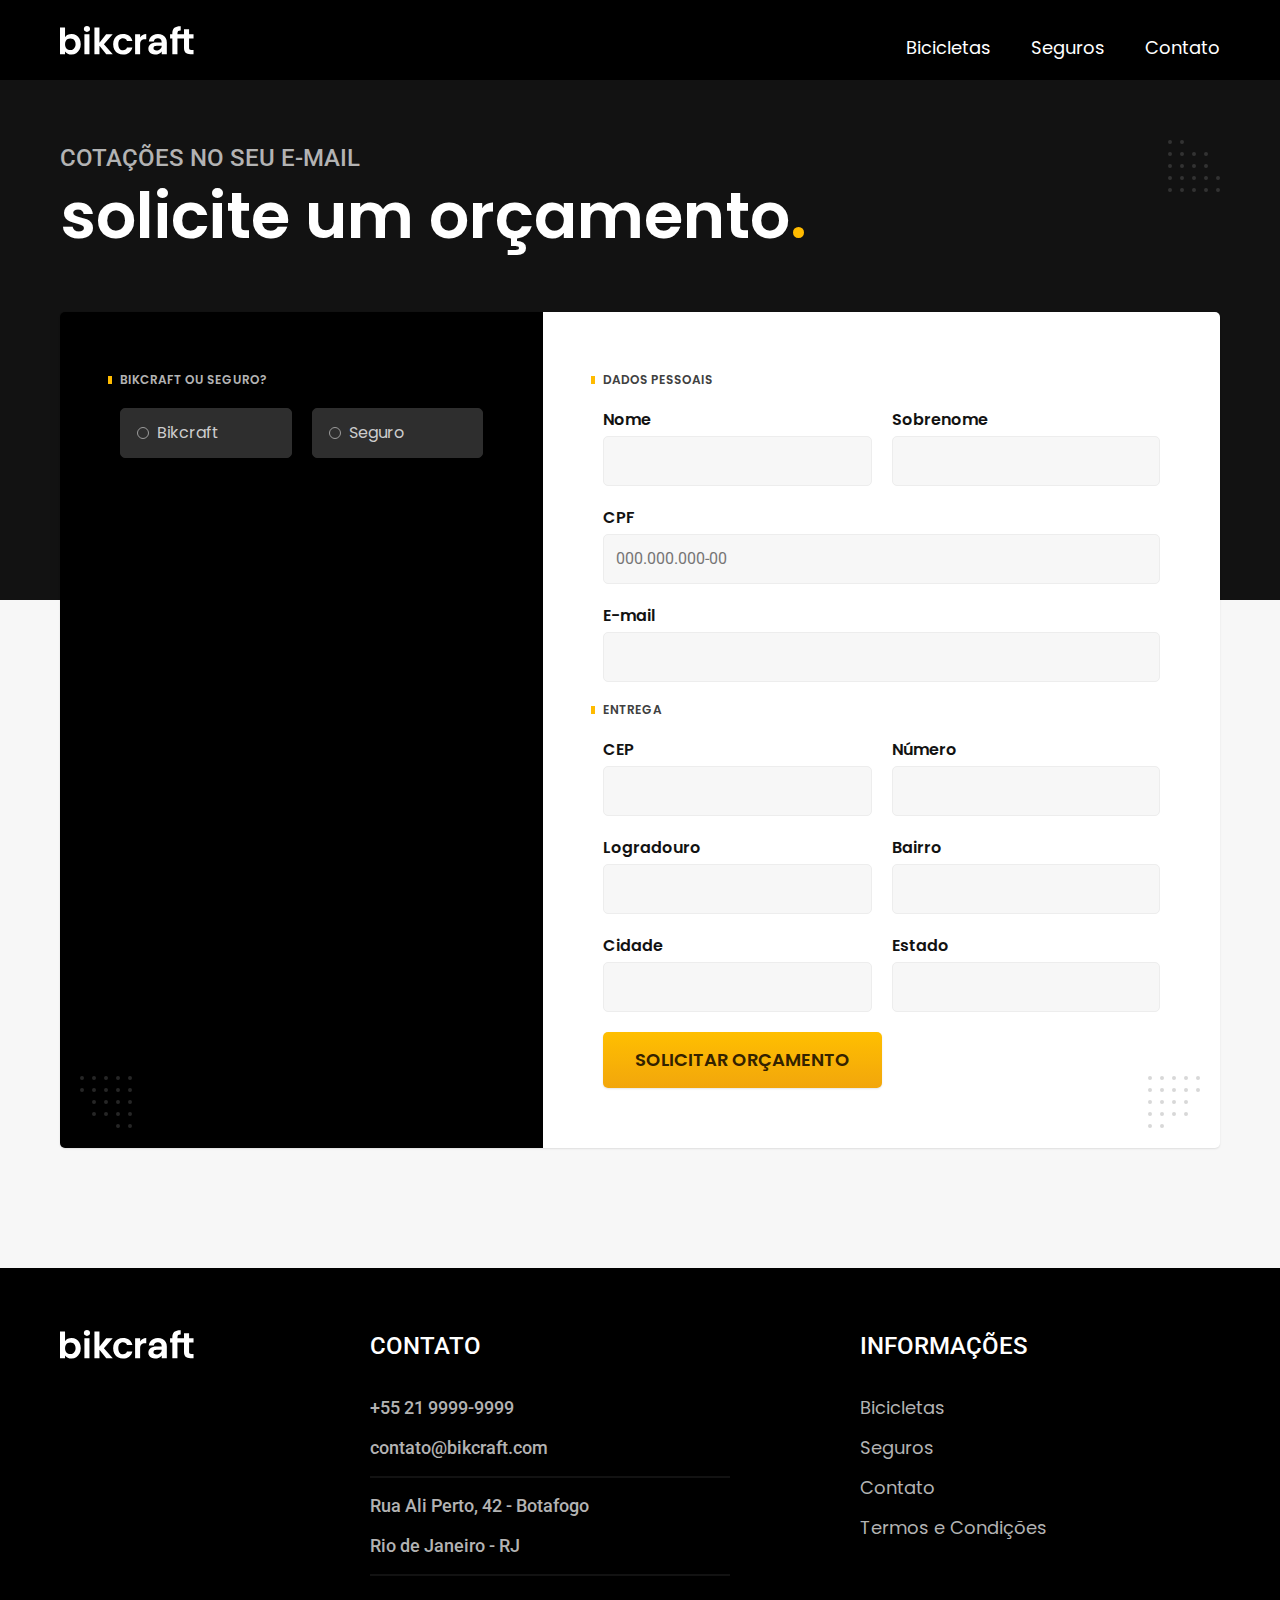
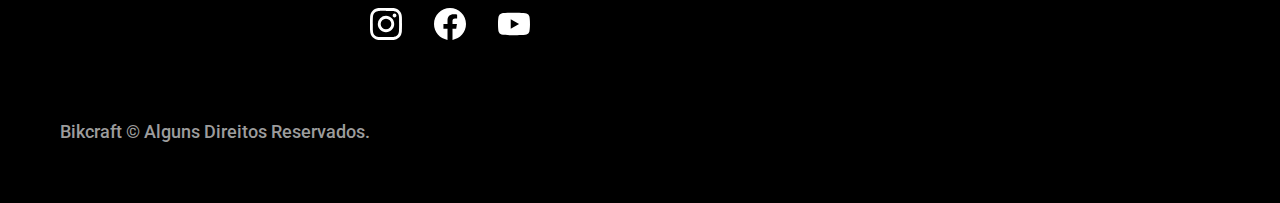
<file: orcamento.html>
<!DOCTYPE html>
<html lang="pt-br">

<head>
  <meta charset="UTF-8">
  <meta http-equiv="X-UA-Compatible" content="IE=edge">
  <meta name="viewport" content="width=device-width, initial-scale=1.0">
  <title>Orçamento | Bikcraft - Bicicletas elétricas</title>
  <!-- tag de descrição que auxilia na busca -->
  <meta name="description" content="Termos e condições de uso.">
  <link rel="icon" href="./favicon.svg" type="image/svg+xml">
  <!-- CSS -->
  <link rel="preload" href="./css/style.css" as="style">
  <link rel="stylesheet" href="./css/style.css">
  <!-- FONTES -->
  <link rel="preconnect" href="https://fonts.googleapis.com">
  <link rel="preconnect" href="https://fonts.gstatic.com" crossorigin>
  <link
    href="https://fonts.googleapis.com/css2?family=Merriweather:ital,wght@1,900&family=Poppins:wght@400;600&family=Roboto:wght@400;500&display=swap"
    rel="stylesheet">
  <!-- LIDANDO COM JS DESABILITADO PELO NAVEGADOR -->
  <script> document.documentElement.classList.add("js")</script>
</head>

<body id="orcamento">
  <header class="header-bg">
    <div class="container header">
      <a href="index.html">
        <img src="./img/bikcraft.svg" alt="Logo Bikcraft">
      </a>
      <nav aria-label="primaria">
        <ul class="header-menu cor-0 font-1-m">
          <li>
            <a href="bicicletas.html">Bicicletas</a>
          </li>
          <li>
            <a href="seguros.html">Seguros</a>
          </li>
          <li>
            <a href="contato.html">Contato</a>
          </li>
        </ul>
      </nav>
    </div>
  </header>
  <main>
    <div class="titulo-bg">
      <div class="titulo container">
        <p class="font-2-l-b cor-5">Cotações no seu e-mail</p>
        <h1 class="font-1-xxl cor-0">solicite um orçamento<span class="cor-p01">.</span> </h1>
      </div>
    </div>

    <form action="./" class="orcamento container">
      <div class="orcamento-produto">
        <h2 class="font-1-xs cor-5">Bikcraft ou Seguro?</h2>
        <input type="radio" name="type" value="bikcraft" id="bikcraft">
        <label for="bikcraft">Bikcraft</label>
        <input type="radio" name="type" value="seguro" id="seguro">
        <label for="seguro">Seguro</label>

        <div class="orcamento-conteudo" id="orcamento-bikcraft">
          <h2 class="font-1-xs cor-5">Escolha a sua</h2>
          <input type="radio" name="produto" value="nimbus" id="nimbus">
          <label for="nimbus">Nimbus Stark <span>R$ 4999</span></label>
          <div class="orcamento-detalhes">
            <ul class="font-1-xs cor-8">
              <li>
                <img src="./img/icones/eletrica.svg" alt=""> Motor Elétrico
              </li>
              <li>
                <img src="./img/icones/carbono.svg" alt="">
                Fibra de Carbono
              </li>
              <li>
                <img src="./img/icones/velocidade.svg" alt="">
                50 Km/h
              </li>
              <li>
                <img src="./img/icones/rastreador.svg" alt=""> Rastreador
              </li>
            </ul>
            <img src="./img/bicicletas/nimbus.jpg" alt="Bicicleta preta">
          </div>

          <input type="radio" name="produto" value="magic" id="magic">
          <label for="magic">Magic Might <span>R$ 2499</span></label>
          <div class="orcamento-detalhes">
            <ul class="font-1-xs cor-8">
              <li>
                <img src="./img/icones/eletrica.svg" alt=""> Motor Elétrico
              </li>
              <li>
                <img src="./img/icones/carbono.svg" alt="">
                Fibra de Carbono
              </li>
              <li>
                <img src="./img/icones/velocidade.svg" alt="">
                45 Km/h
              </li>
              <li>
                <img src="./img/icones/rastreador.svg" alt=""> Rastreador
              </li>
            </ul>
            <img src="./img/bicicletas/magic.jpg" alt="Bicicleta preta">
          </div>


          <input type="radio" name="produto" value="nebula" id="nebula">
          <label for="nebula">Nebula Cosmic <span>R$ 3999</span></label>
          <div class="orcamento-detalhes">
            <ul class="font-1-xs cor-8">
              <li>
                <img src="./img/icones/eletrica.svg" alt=""> Motor Elétrico
              </li>
              <li>
                <img src="./img/icones/carbono.svg" alt="">
                Fibra de Carbono
              </li>
              <li>
                <img src="./img/icones/velocidade.svg" alt="">
                30 Km/h
              </li>
              <li>
                <img src="./img/icones/rastreador.svg" alt=""> Rastreador
              </li>
            </ul>
            <img src="./img/bicicletas/nebula.jpg" alt="Bicicleta branca">
          </div>


        </div>
        <div class="orcamento-conteudo" id="orcamento-seguro">
          <h2 class="font-1-xs cor-5">Escolha o seu plano</h2>
          <input type="radio" name="produto" value="prata" id="prata">
          <label for="prata">Prata <span>R$ 199</span></label>
          <input type="radio" name="produto" value="ouro" id="ouro">
          <label for="ouro">Ouro <span>R$ 299</span></label>
        </div>

      </div>

      <div class="orcamento-dados form">
        <h2 class="font-1-xs cor-9 col-2">Dados Pessoais</h2>
        <div>
          <label for="name">Nome</label>
          <input type="text" name="name" id="name">
        </div>
        <div>
          <label for="lastname">Sobrenome</label>
          <input type="text" name="lastname" id="lastname">
        </div>
        <div class="col-2">
          <label for="CPF">CPF</label>
          <input type="text" name="cpf" id="cpf" placeholder="000.000.000-00">
        </div>
        <div class="col-2">
          <label for="email">E-mail</label>
          <input type="email" name="email" id="email">
        </div>
        <h2 class="font-1-xs cor-9 col-2">Entrega</h2>
        <div>
          <label for="CEP">CEP</label>
          <input type="text" name="CEP" id="CEP">
        </div>
        <div>
          <label for="numero">Número</label>
          <input type="text" name="numero" id="numero">
        </div>
        <div>
          <label for="logradouro">Logradouro</label>
          <input type="text" name="logradouro" id="logradouro">
        </div>
        <div>
          <label for="bairro">Bairro</label>
          <input type="text" name="bairro" id="bairro">
        </div>
        <div>
          <label for="cidade">Cidade</label>
          <input type="text" name="cidade" id="cidade">
        </div>
        <div>
          <label for="estado">Estado</label>
          <input type="text" name="estado" id="estado">
        </div>
        <button class="botao col-2">Solicitar orçamento</button>
      </div>
    </form>


    <footer class="footer-bg">
      <div class="footer container">
        <a href="index.html">
          <img src="./img/bikcraft.svg" alt="Logo Bikcraft">
        </a>
        <div class="footer-contato">
          <h3 class="font-2-l-b cor-0">Contato</h3>
          <ul class="font-2-m cor-5">
            <li> <a href="tel:+552199999999">+55 21 9999-9999</a></li>
            <li> <a href="mailto:contato@bikcraft.com">contato@bikcraft.com</a></li>
            <li> Rua Ali Perto, 42 - Botafogo</li>
            <li> Rio de Janeiro - RJ</li>
          </ul>
          <div class="footer-redes">
            <a href="./">
              <img src="./img/redes/instagram.svg" alt="Instagram">
            </a>
            <a href="./">
              <img src="./img/redes/facebook.svg" alt="Facebook">
            </a>
            <a href="./">
              <img src="./img/redes/youtube.svg" alt="Youtube">
            </a>
          </div>

        </div>
        <div class="footer-info">
          <h3 class="font-2-l-b cor-0">Informações</h3>
          <nav>
            <ul class="font-1-m cor-5">
              <li>
                <a href="bicicletas.html">Bicicletas</a>
              </li>
              <li>
                <a href="seguros.html">Seguros</a>
              </li>
              <li>
                <a href="contato.html">Contato</a>
              </li>
              <li>
                <a href="termos.html">Termos e Condições</a>
              </li>
            </ul>
          </nav>
        </div>
        <p class="footer-copy font-2-m cor-6">Bikcraft © Alguns Direitos Reservados.</p>
      </div>
    </footer>


    <script src="./js/script.js"></script>
</body>

</html>
</file>
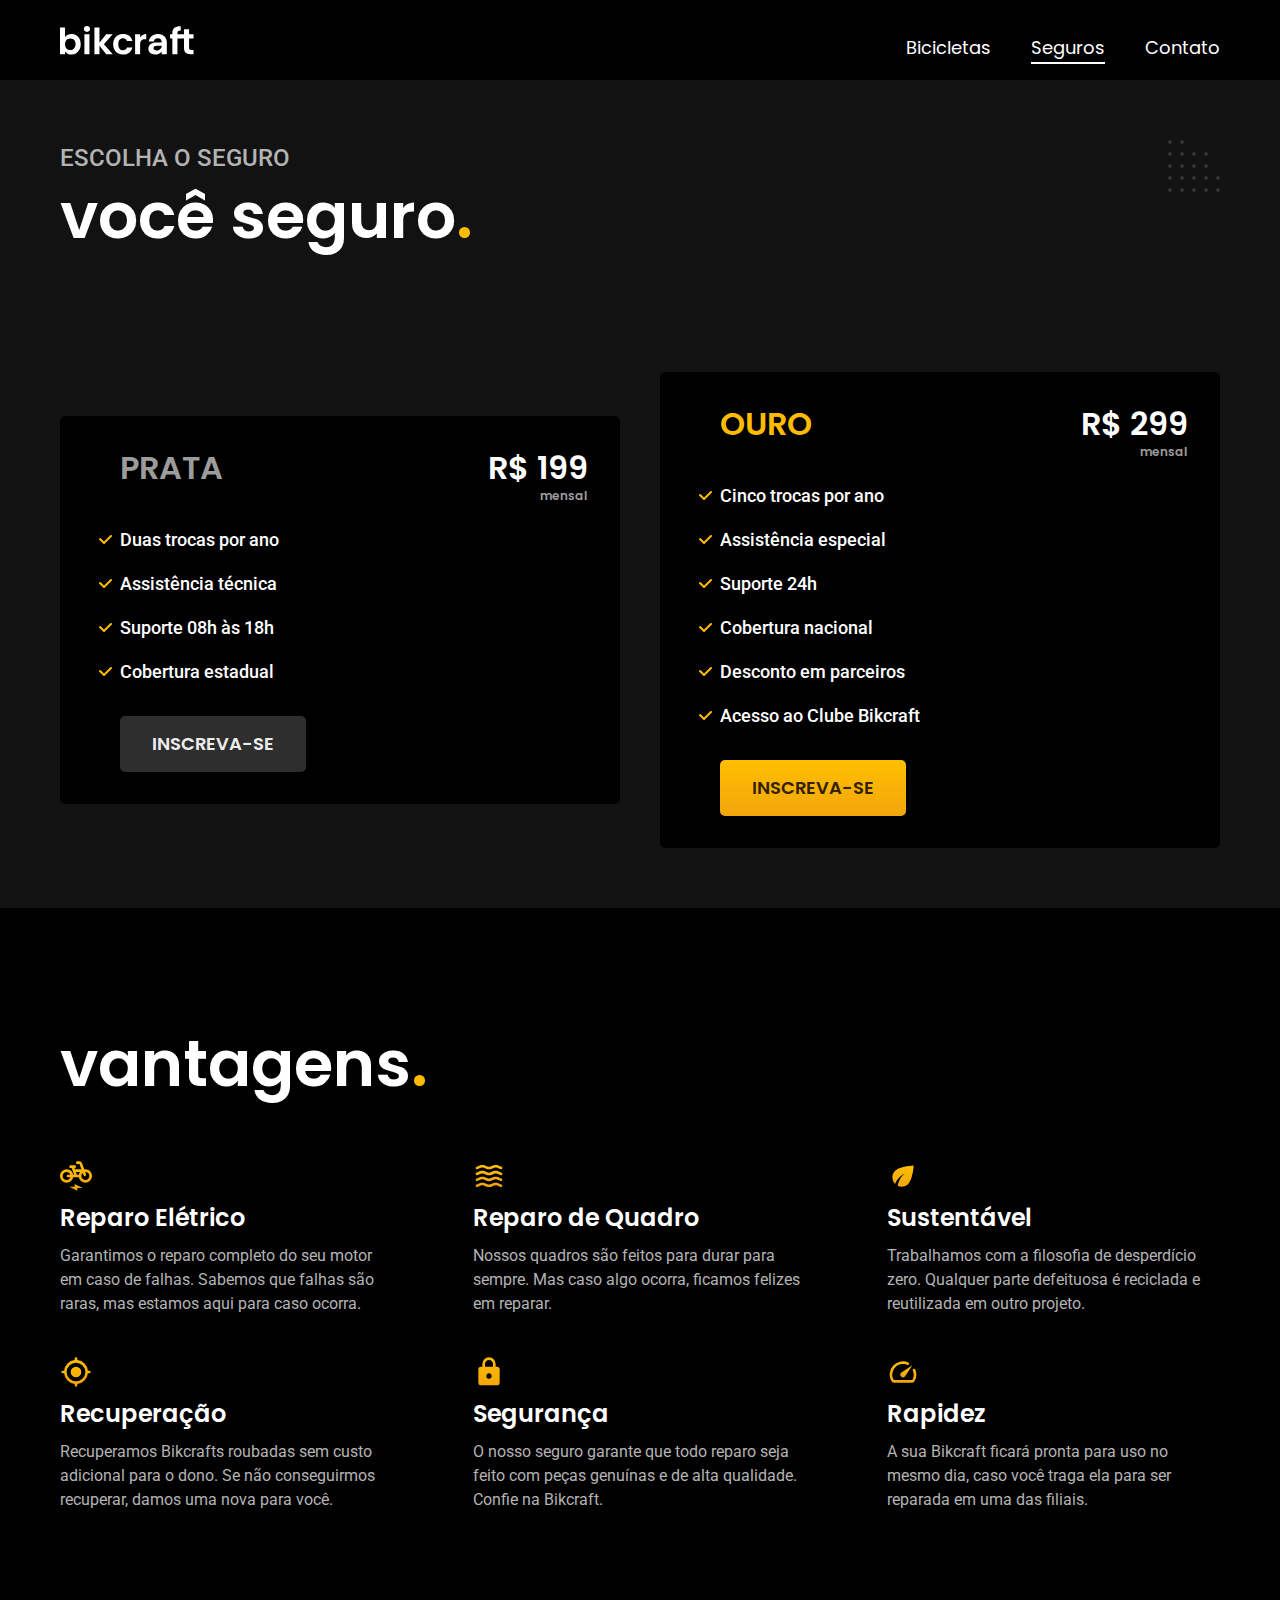
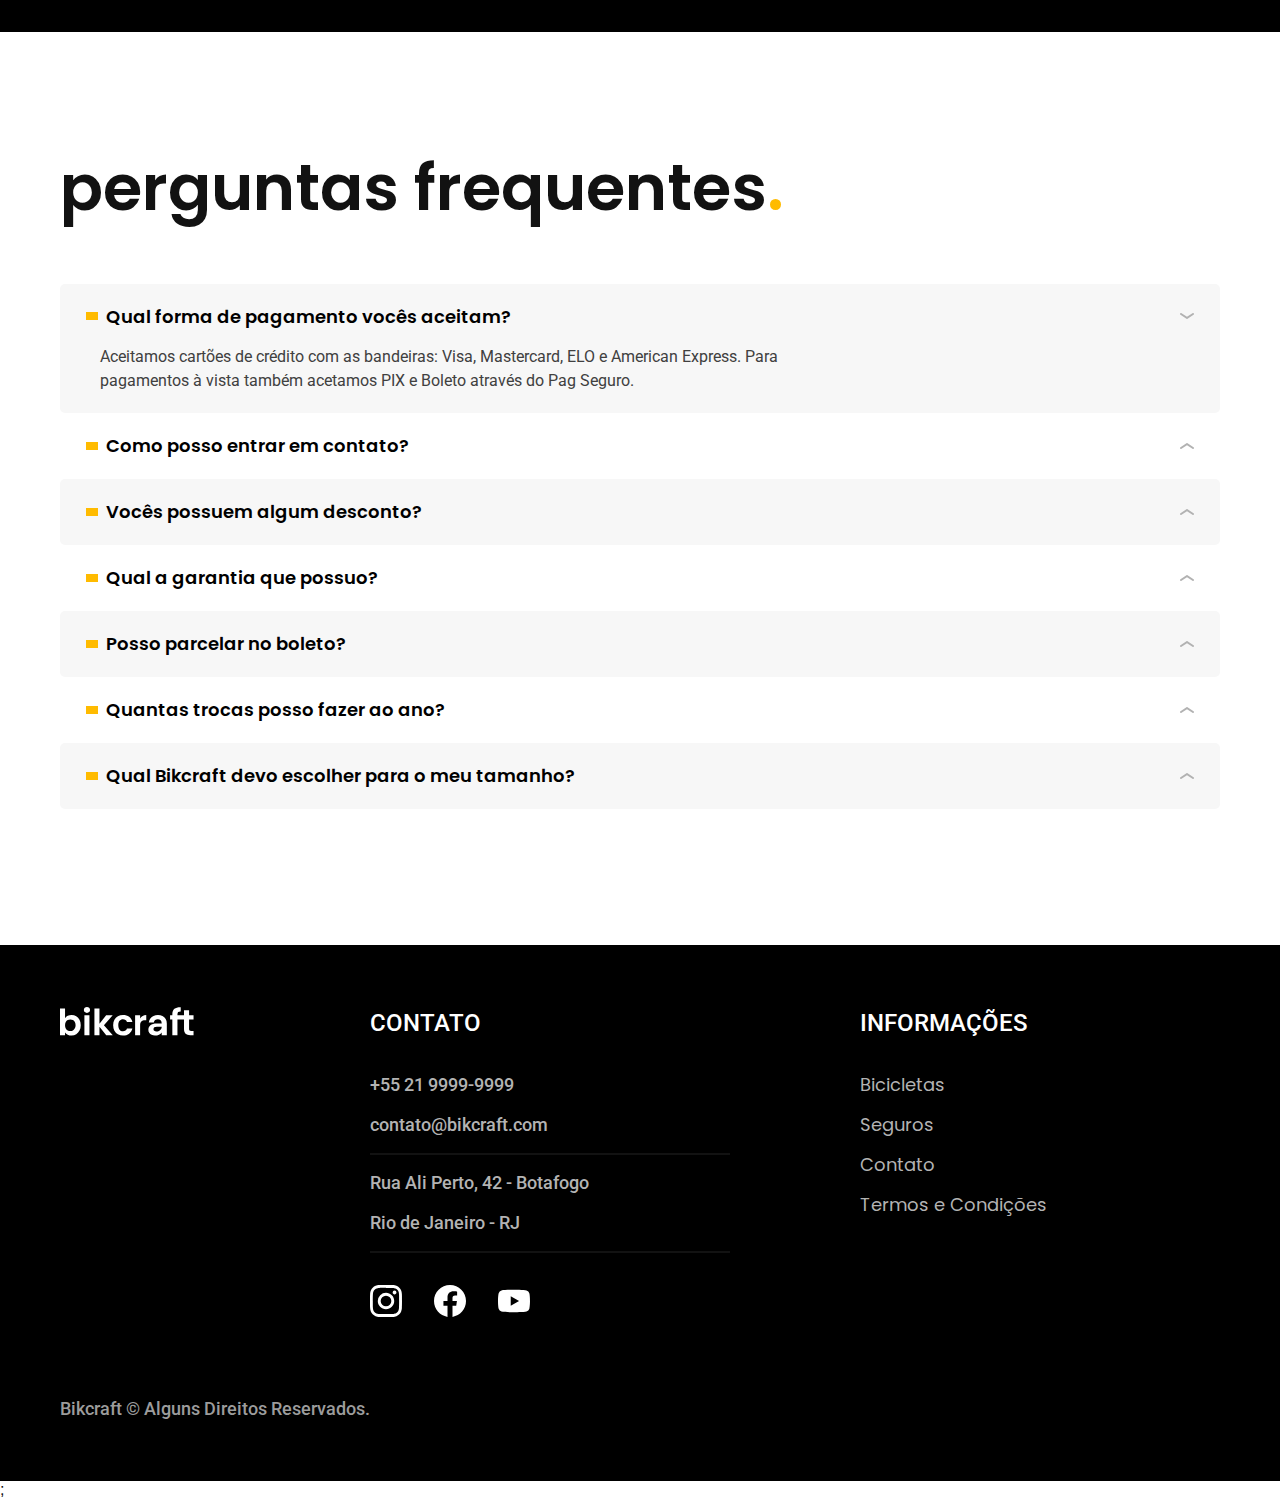
<file: seguros.html>
<!DOCTYPE html>
<html lang="pt-br">

<head>
  <meta charset="UTF-8">
  <meta http-equiv="X-UA-Compatible" content="IE=edge">
  <meta name="viewport" content="width=device-width, initial-scale=1.0">
  <title>Seguros | Bikcraft - Bicicletas elétricas</title>
  <!-- tag de descrição que auxilia na busca -->
  <meta name="description" content="Seguros.">
  <link rel="icon" href="./favicon.svg" type="image/svg+xml">
  <!-- CSS -->
  <link rel="preload" href="./css/style.css" as="style">
  <link rel="stylesheet" href="./css/style.css">
  <!-- FONTES -->
  <link rel="preconnect" href="https://fonts.googleapis.com">
  <link rel="preconnect" href="https://fonts.gstatic.com" crossorigin>
  <link
    href="https://fonts.googleapis.com/css2?family=Merriweather:ital,wght@1,900&family=Poppins:wght@400;600&family=Roboto:wght@400;500&display=swap"
    rel="stylesheet">
  <!-- LIDANDO COM JS DESABILITADO PELO NAVEGADOR -->
  <script> document.documentElement.classList.add("js")</script>
</head>

<body id="seguro">
  <header class="header-bg">
    <div class="container header">
      <a href="index.html">
        <img src="./img/bikcraft.svg" alt="Logo Bikcraft">
      </a>
      <nav aria-label="primaria">
        <ul class="header-menu cor-0 font-1-m">
          <li>
            <a href="bicicletas.html">Bicicletas</a>
          </li>
          <li>
            <a href="seguros.html">Seguros</a>
          </li>
          <li>
            <a href="contato.html">Contato</a>
          </li>
        </ul>
      </nav>
    </div>
  </header>
  <main class="seguros-bg">
    <div class="titulo-bg">
      <div class="titulo container">
        <p class="font-2-l-b cor-5">Escolha o seguro</p>
        <h1 class="font-1-xxl cor-0">você seguro<span class="cor-p01">.</span> </h1>
      </div>
    </div>

    <div class="seguros container">
      <div class="seguros-item fadeInLeft" data-anime="200">
        <h3 class="font-1-xl cor-6">PRATA</h3>
        <span class="font-1-xl cor-0">R$ 199 <span class="font-1-xs cor-6">mensal</span> </span>
        <ul class="font-2-m cor-0">
          <li>Duas trocas por ano</li>
          <li>Assistência técnica</li>
          <li>Suporte 08h às 18h</li>
          <li>Cobertura estadual</li>
        </ul>
        <a href="./orcamento.html?tipo=seguro&produto=prata" class="botao secundario">INSCREVA-SE</a>
      </div>
      <div class="seguros-item fadeInRight" data-anime="200">
        <h3 class="font-1-xl cor-p01">OURO</h3>
        <span class="font-1-xl cor-0">R$ 299 <span class="font-1-xs cor-6">mensal</span> </span>
        <ul class="font-2-m cor-0">
          <li>Cinco trocas por ano</li>
          <li>Assistência especial</li>
          <li>Suporte 24h</li>
          <li>Cobertura nacional</li>
          <li>Desconto em parceiros</li>
          <li>Acesso ao Clube Bikcraft</li>
        </ul>
        <a href="./orcamento.html?tipo=seguro&produto=ouro" class="botao">INSCREVA-SE</a>
      </div>
    </div>
  </main>
  <article class="vantagens-bg">
    <div class="vantagens container">
      <h2 class="font-1-xxl cor-0">vantagens<span class="cor-p01">.</span></h2>
      <ul>
        <li>
          <img src="./img/icones/eletrica.svg" alt="">
          <h3 class="font-1-l cor-0">Reparo Elétrico</h3>
          <p class="font-2-s cor-5">Garantimos o reparo completo do seu motor em caso de falhas. Sabemos que falhas
            são raras, mas estamos
            aqui para caso ocorra.</p>
        </li>
        <li>
          <img src="./img/icones/carbono.svg" alt="">
          <h3 class="font-1-l cor-0">Reparo de Quadro</h3>
          <p class="font-2-s cor-5">Nossos quadros são feitos para durar para sempre. Mas caso algo ocorra, ficamos
            felizes em reparar.</p>
        </li>
        <li>
          <img src="./img/icones/sustentavel.svg" alt="">
          <h3 class="font-1-l cor-0">Sustentável</h3>
          <p class="font-2-s cor-5">Trabalhamos com a filosofia de desperdício zero. Qualquer parte defeituosa é
            reciclada e reutilizada em
            outro projeto.</p>
        </li>
        <li>
          <img src="./img/icones/rastreador.svg" alt="">
          <h3 class="font-1-l cor-0">Recuperação</h3>
          <p class="font-2-s cor-5">Recuperamos Bikcrafts roubadas sem custo adicional para o dono. Se não
            conseguirmos recuperar, damos uma
            nova para você.</p>
        </li>
        <li>
          <img src="./img/icones/seguro.svg" alt="">
          <h3 class="font-1-l cor-0">Segurança</h3>
          <p class="font-2-s cor-5">O nosso seguro garante que todo reparo seja feito com peças genuínas e de alta
            qualidade. Confie na
            Bikcraft.</p>
        </li>
        <li>
          <img src="./img/icones/velocidade.svg" alt="">
          <h3 class="font-1-l cor-0">Rapidez</h3>
          <p class="font-2-s cor-5">A sua Bikcraft ficará pronta para uso no mesmo dia, caso você traga ela para ser
            reparada em uma das
            filiais.</p>
        </li>
      </ul>
    </div>
  </article>

  <article class="perguntas container">
    <h2 class="font-1-xxl">perguntas frequentes<span class="cor-p01">.</span></h2>

    <dl>
      <div>
        <dt> <button class="font-1-m-b" aria-expanded="true" aria-controls="pergunta1"> Qual forma de pagamento vocês
            aceitam?</button></dt>
        <dd class="font-2-s cor-9 ativa" id="pergunta1">Aceitamos cartões de crédito com as bandeiras: Visa, Mastercard,
          ELO e
          American
          Express.
          Para pagamentos à
          vista também acetamos PIX e Boleto através do Pag Seguro.</dd>
      </div>


      <div>
        <dt> <button class="font-1-m-b" aria-expanded="false" aria-controls="pergunta2">Como posso entrar em
            contato?</button></dt>
        <dd class="font-2-s cor-9" id="pergunta2">Aceitamos cartões de crédito com as bandeiras: Visa, Mastercard, ELO e
          American
          Express.
          Para pagamentos à
          vista também acetamos PIX e Boleto através do Pag Seguro.</dd>
      </div>


      <div>
        <dt> <button class="font-1-m-b" aria-expanded="false" aria-controls="pergunta3">Vocês possuem algum
            desconto?</button></dt>
        <dd class="font-2-s cor-9" id="pergunta3">Aceitamos cartões de crédito com as bandeiras: Visa, Mastercard, ELO e
          American
          Express.
          Para pagamentos à
          vista também acetamos PIX e Boleto através do Pag Seguro.</dd>
      </div>

      <div>
        <dt> <button class="font-1-m-b" aria-expanded="false" aria-controls="pergunta4">Qual a garantia que
            possuo?</button></dt>
        <dd class="font-2-s cor-9" id="pergunta4">Aceitamos cartões de crédito com as bandeiras: Visa, Mastercard, ELO e
          American
          Express.
          Para pagamentos à
          vista também acetamos PIX e Boleto através do Pag Seguro.</dd>
      </div>

      <div>
        <dt> <button class="font-1-m-b" aria-expanded="false" aria-controls="pergunta5">Posso parcelar no
            boleto?</button></dt>
        <dd class="font-2-s cor-9" id="pergunta5">Aceitamos cartões de crédito com as bandeiras: Visa, Mastercard, ELO e
          American
          Express.
          Para pagamentos à
          vista também acetamos PIX e Boleto através do Pag Seguro.</dd>
      </div>

      <div>
        <dt> <button class="font-1-m-b" aria-expanded="false" aria-controls="pergunta6">Quantas trocas posso fazer ao
            ano?</button></dt>
        <dd class="font-2-s cor-9" id="pergunta6">Aceitamos cartões de crédito com as bandeiras: Visa, Mastercard, ELO e
          American
          Express.
          Para pagamentos à
          vista também acetamos PIX e Boleto através do Pag Seguro.</dd>
      </div>

      <div>
        <dt> <button class="font-1-m-b" aria-expanded="false" aria-controls="pergunta7">Qual Bikcraft devo escolher para
            o meu tamanho?</button></dt>
        <dd class="font-2-s cor-9" id="pergunta7">Aceitamos cartões de crédito com as bandeiras: Visa, Mastercard, ELO e
          American
          Express.
          Para pagamentos à
          vista também acetamos PIX e Boleto através do Pag Seguro.</dd>
      </div>
    </dl>
  </article>


  <footer class="footer-bg">
    <div class="footer container">
      <a href="index.html">
        <img src="./img/bikcraft.svg" alt="Logo Bikcraft">
      </a>
      <div class="footer-contato">
        <h3 class="font-2-l-b cor-0">Contato</h3>
        <ul class="font-2-m cor-5">
          <li> <a href="tel:+552199999999">+55 21 9999-9999</a></li>
          <li> <a href="mailto:contato@bikcraft.com">contato@bikcraft.com</a></li>
          <li> Rua Ali Perto, 42 - Botafogo</li>
          <li> Rio de Janeiro - RJ</li>
        </ul>
        <div class="footer-redes">
          <a href="./">
            <img src="./img/redes/instagram.svg" alt="Instagram">
          </a>
          <a href="./">
            <img src="./img/redes/facebook.svg" alt="Facebook">
          </a>
          <a href="./">
            <img src="./img/redes/youtube.svg" alt="Youtube">
          </a>
        </div>

      </div>
      <div class="footer-info">
        <h3 class="font-2-l-b cor-0">Informações</h3>
        <nav>
          <ul class="font-1-m cor-5">
            <li>
              <a href="bicicletas.html">Bicicletas</a>
            </li>
            <li>
              <a href="seguros.html">Seguros</a>
            </li>
            <li>
              <a href="contato.html">Contato</a>
            </li>
            <li>
              <a href="termos.html">Termos e Condições</a>
            </li>
          </ul>
        </nav>
      </div>
      <p class="footer-copy font-2-m cor-6">Bikcraft © Alguns Direitos Reservados.</p>
    </div>
  </footer>

  <!-- PLUGIN -->
  <script src="./js/plugins/simple-anime.js"></script>;
  <!-- JS -->
  <script src="./js/script.js"></script>
</body>

</html>
</file>
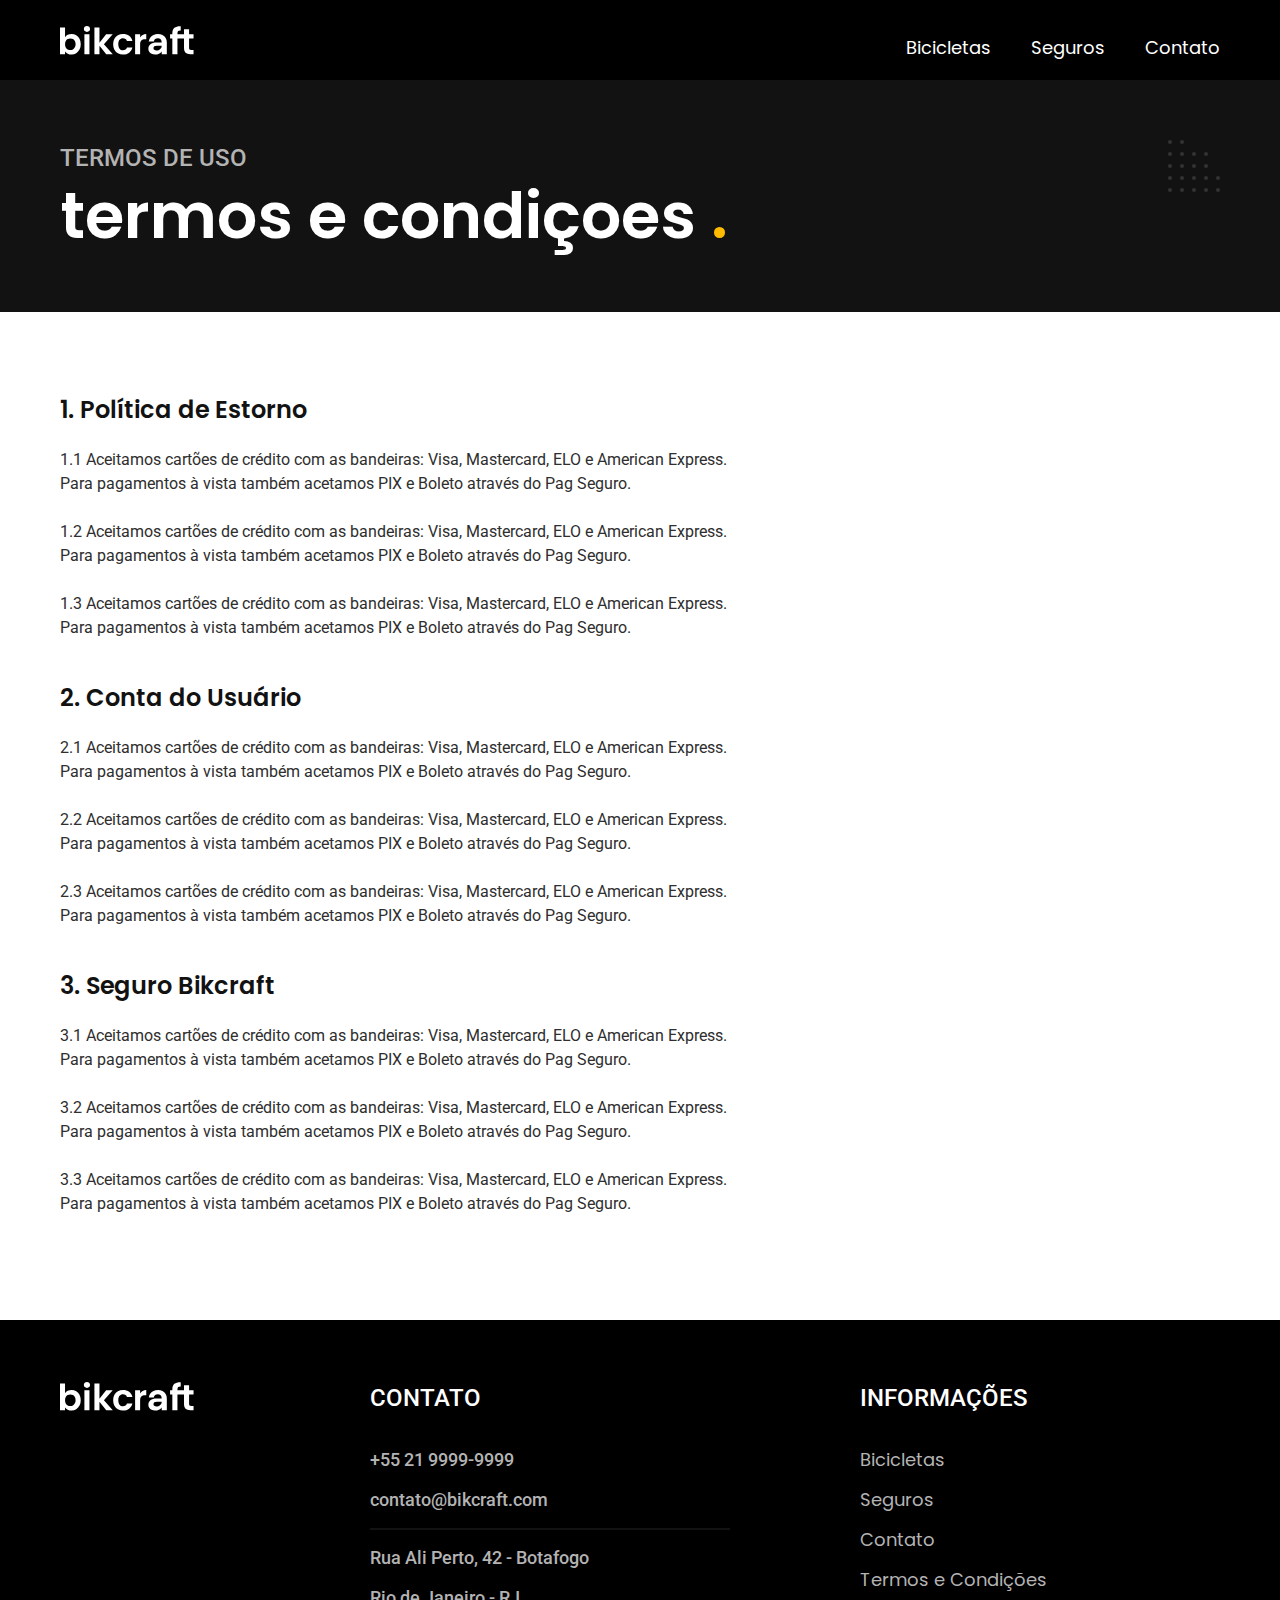
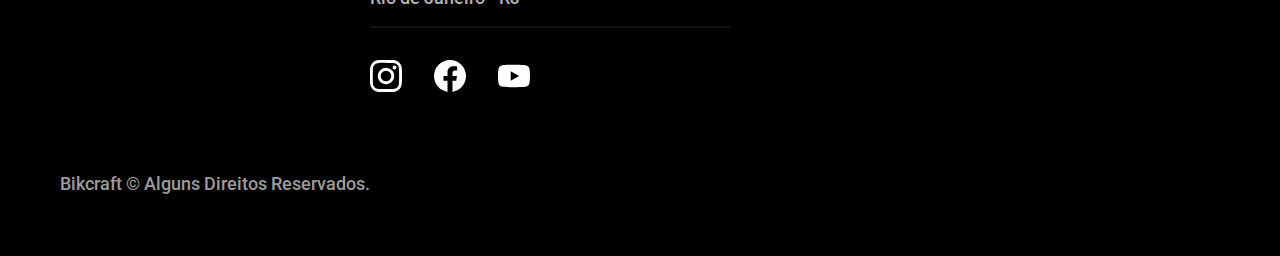
<file: termos.html>
<!DOCTYPE html>
<html lang="pt-br">

<head>
  <meta charset="UTF-8">
  <meta http-equiv="X-UA-Compatible" content="IE=edge">
  <meta name="viewport" content="width=device-width, initial-scale=1.0">
  <title>Termos e Condições | Bikcraft - Bicicletas elétricas</title>
  <!-- tag de descrição que auxilia na busca -->
  <meta name="description" content="Termos e condições de uso.">
  <link rel="icon" href="./favicon.svg" type="image/svg+xml">
  <!-- CSS -->
  <link rel="preload" href="./css/style.css" as="style">
  <link rel="stylesheet" href="./css/style.css">
  <!-- FONTES -->
  <link rel="preconnect" href="https://fonts.googleapis.com">
  <link rel="preconnect" href="https://fonts.gstatic.com" crossorigin>
  <link
    href="https://fonts.googleapis.com/css2?family=Merriweather:ital,wght@1,900&family=Poppins:wght@400;600&family=Roboto:wght@400;500&display=swap"
    rel="stylesheet">
  <!-- LIDANDO COM JS DESABILITADO PELO NAVEGADOR -->
  <script> document.documentElement.classList.add("js")</script>
</head>

<body id="termos">
  <header class="header-bg">
    <div class="container header">
      <a href="index.html">
        <img src="./img/bikcraft.svg" alt="Logo Bikcraft">
      </a>
      <nav aria-label="primaria">
        <ul class="header-menu cor-0 font-1-m">
          <li>
            <a href="bicicletas.html">Bicicletas</a>
          </li>
          <li>
            <a href="seguros.html">Seguros</a>
          </li>
          <li>
            <a href="contato.html">Contato</a>
          </li>
        </ul>
      </nav>
    </div>
  </header>
  <main>
    <div class="titulo-bg">
      <div class="titulo container">
        <p class="font-2-l-b cor-5">Termos de uso</p>
        <h1 class="font-1-xxl cor-0">termos e condiçoes <span class="cor-p01">.</span> </h1>
      </div>
    </div>
    <div class="termos container font-2-s cor-10">
      <h2 class="font-1-l cor-11">1. Política de Estorno</h2>
      <p>1.1 Aceitamos cartões de crédito com as bandeiras: Visa, Mastercard, ELO e American Express. Para pagamentos à
        vista também acetamos PIX e Boleto através do Pag Seguro.</p>
      <p>1.2 Aceitamos cartões de crédito com as bandeiras: Visa, Mastercard, ELO e American Express. Para pagamentos à
        vista também acetamos PIX e Boleto através do Pag Seguro.</p>
      <p> 1.3 Aceitamos cartões de crédito com as bandeiras: Visa, Mastercard, ELO e American Express. Para pagamentos à
        vista também acetamos PIX e Boleto através do Pag Seguro.</p>
      <h2 class="font-1-l cor-11">2. Conta do Usuário</h2>
      <p>2.1 Aceitamos cartões de crédito com as bandeiras: Visa, Mastercard, ELO e American Express. Para pagamentos à
        vista também acetamos PIX e Boleto através do Pag Seguro.</p>
      <p>2.2 Aceitamos cartões de crédito com as bandeiras: Visa, Mastercard, ELO e American Express. Para pagamentos à
        vista também acetamos PIX e Boleto através do Pag Seguro.</p>
      <p> 2.3 Aceitamos cartões de crédito com as bandeiras: Visa, Mastercard, ELO e American Express. Para pagamentos à
        vista também acetamos PIX e Boleto através do Pag Seguro.</p>
      <h2 class="font-1-l cor-11">3. Seguro Bikcraft</h2>
      <p>3.1 Aceitamos cartões de crédito com as bandeiras: Visa, Mastercard, ELO e American Express. Para pagamentos à
        vista também acetamos PIX e Boleto através do Pag Seguro.</p>
      <p>3.2 Aceitamos cartões de crédito com as bandeiras: Visa, Mastercard, ELO e American Express. Para pagamentos à
        vista também acetamos PIX e Boleto através do Pag Seguro.</p>
      <p>3.3 Aceitamos cartões de crédito com as bandeiras: Visa, Mastercard, ELO e American Express. Para pagamentos à
        vista também acetamos PIX e Boleto através do Pag Seguro.</p>
    </div>
  </main>


  <footer class="footer-bg">
    <div class="footer container">
      <a href="index.html">
        <img src="./img/bikcraft.svg" alt="Logo Bikcraft">
      </a>
      <div class="footer-contato">
        <h3 class="font-2-l-b cor-0">Contato</h3>
        <ul class="font-2-m cor-5">
          <li> <a href="tel:+552199999999">+55 21 9999-9999</a></li>
          <li> <a href="mailto:contato@bikcraft.com">contato@bikcraft.com</a></li>
          <li> Rua Ali Perto, 42 - Botafogo</li>
          <li> Rio de Janeiro - RJ</li>
        </ul>
        <div class="footer-redes">
          <a href="./">
            <img src="./img/redes/instagram.svg" alt="Instagram">
          </a>
          <a href="./">
            <img src="./img/redes/facebook.svg" alt="Facebook">
          </a>
          <a href="./">
            <img src="./img/redes/youtube.svg" alt="Youtube">
          </a>
        </div>

      </div>
      <div class="footer-info">
        <h3 class="font-2-l-b cor-0">Informações</h3>
        <nav>
          <ul class="font-1-m cor-5">
            <li>
              <a href="bicicletas.html">Bicicletas</a>
            </li>
            <li>
              <a href="seguros.html">Seguros</a>
            </li>
            <li>
              <a href="contato.html">Contato</a>
            </li>
            <li>
              <a href="termos.html">Termos e Condições</a>
            </li>
          </ul>
        </nav>
      </div>
      <p class="footer-copy font-2-m cor-6">Bikcraft © Alguns Direitos Reservados.</p>
    </div>
  </footer>


  <script src="./js/script.js"></script>
</body>

</html>
</file>
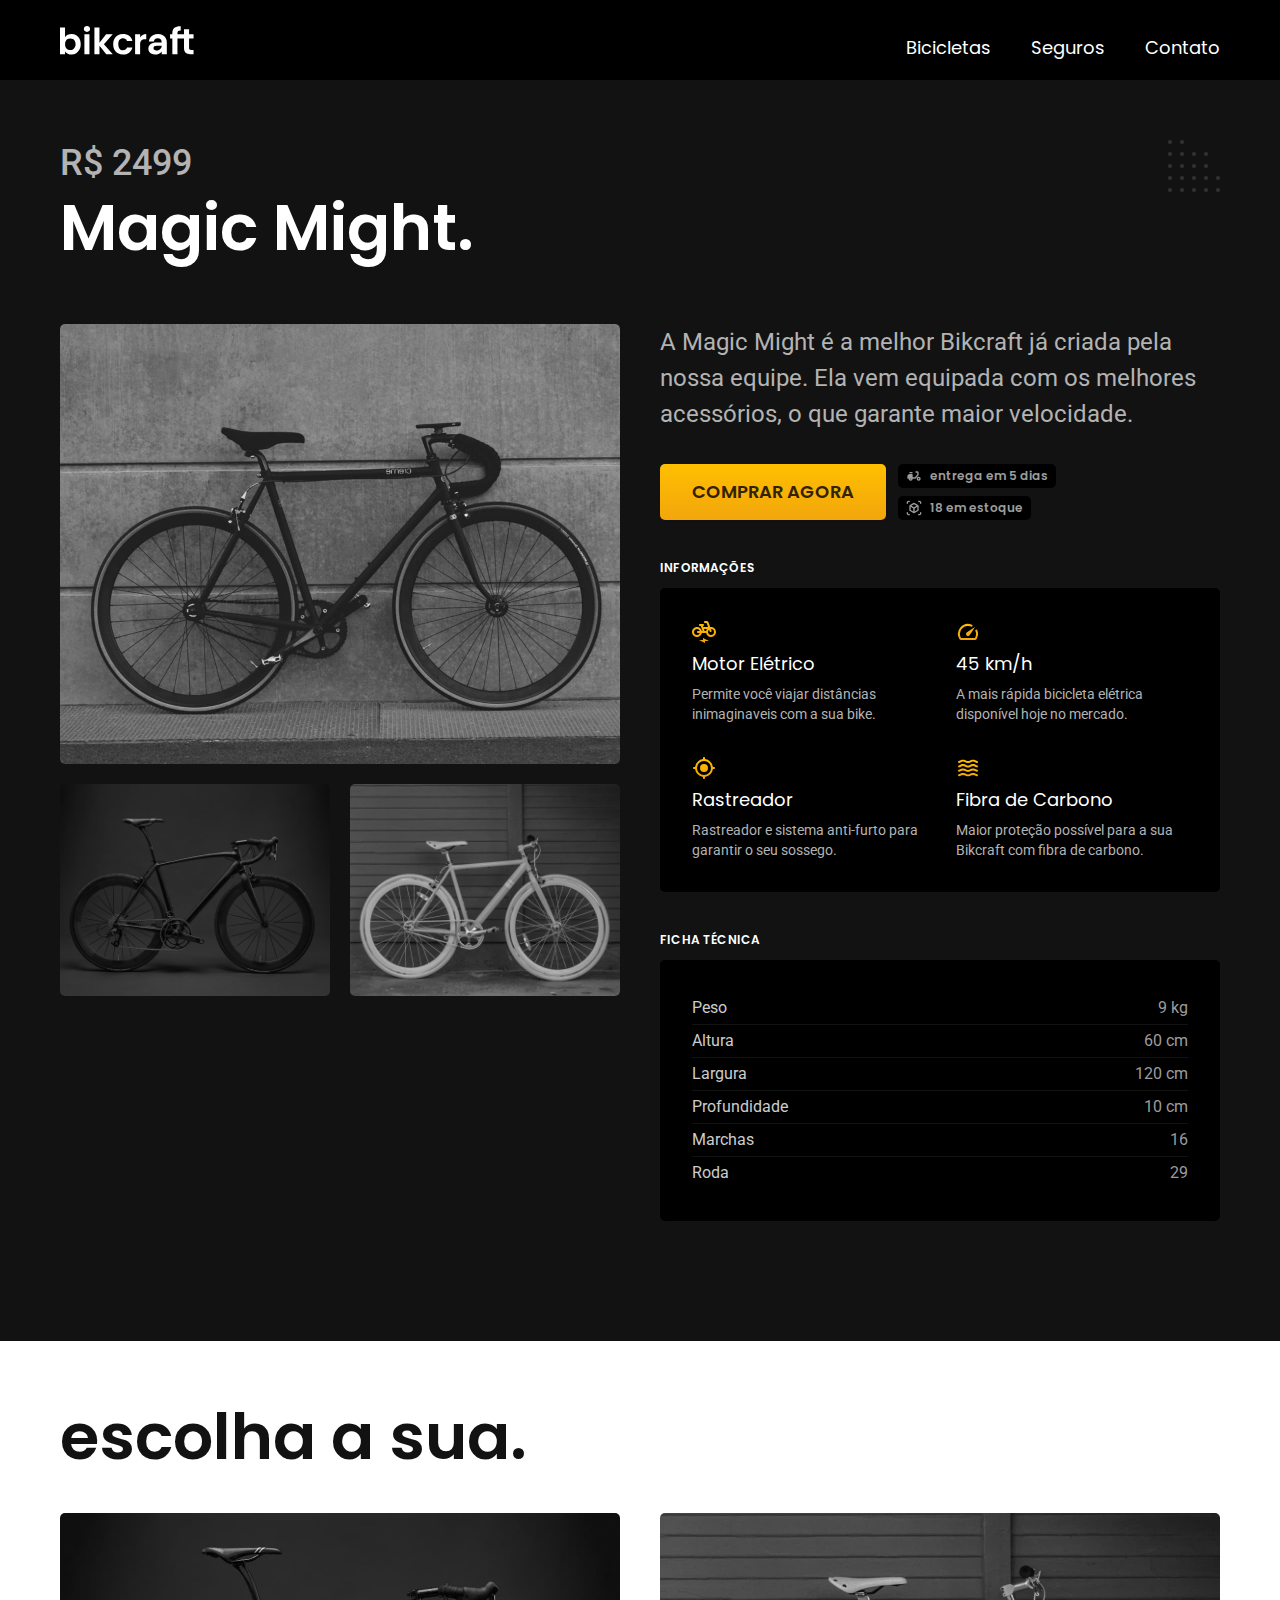
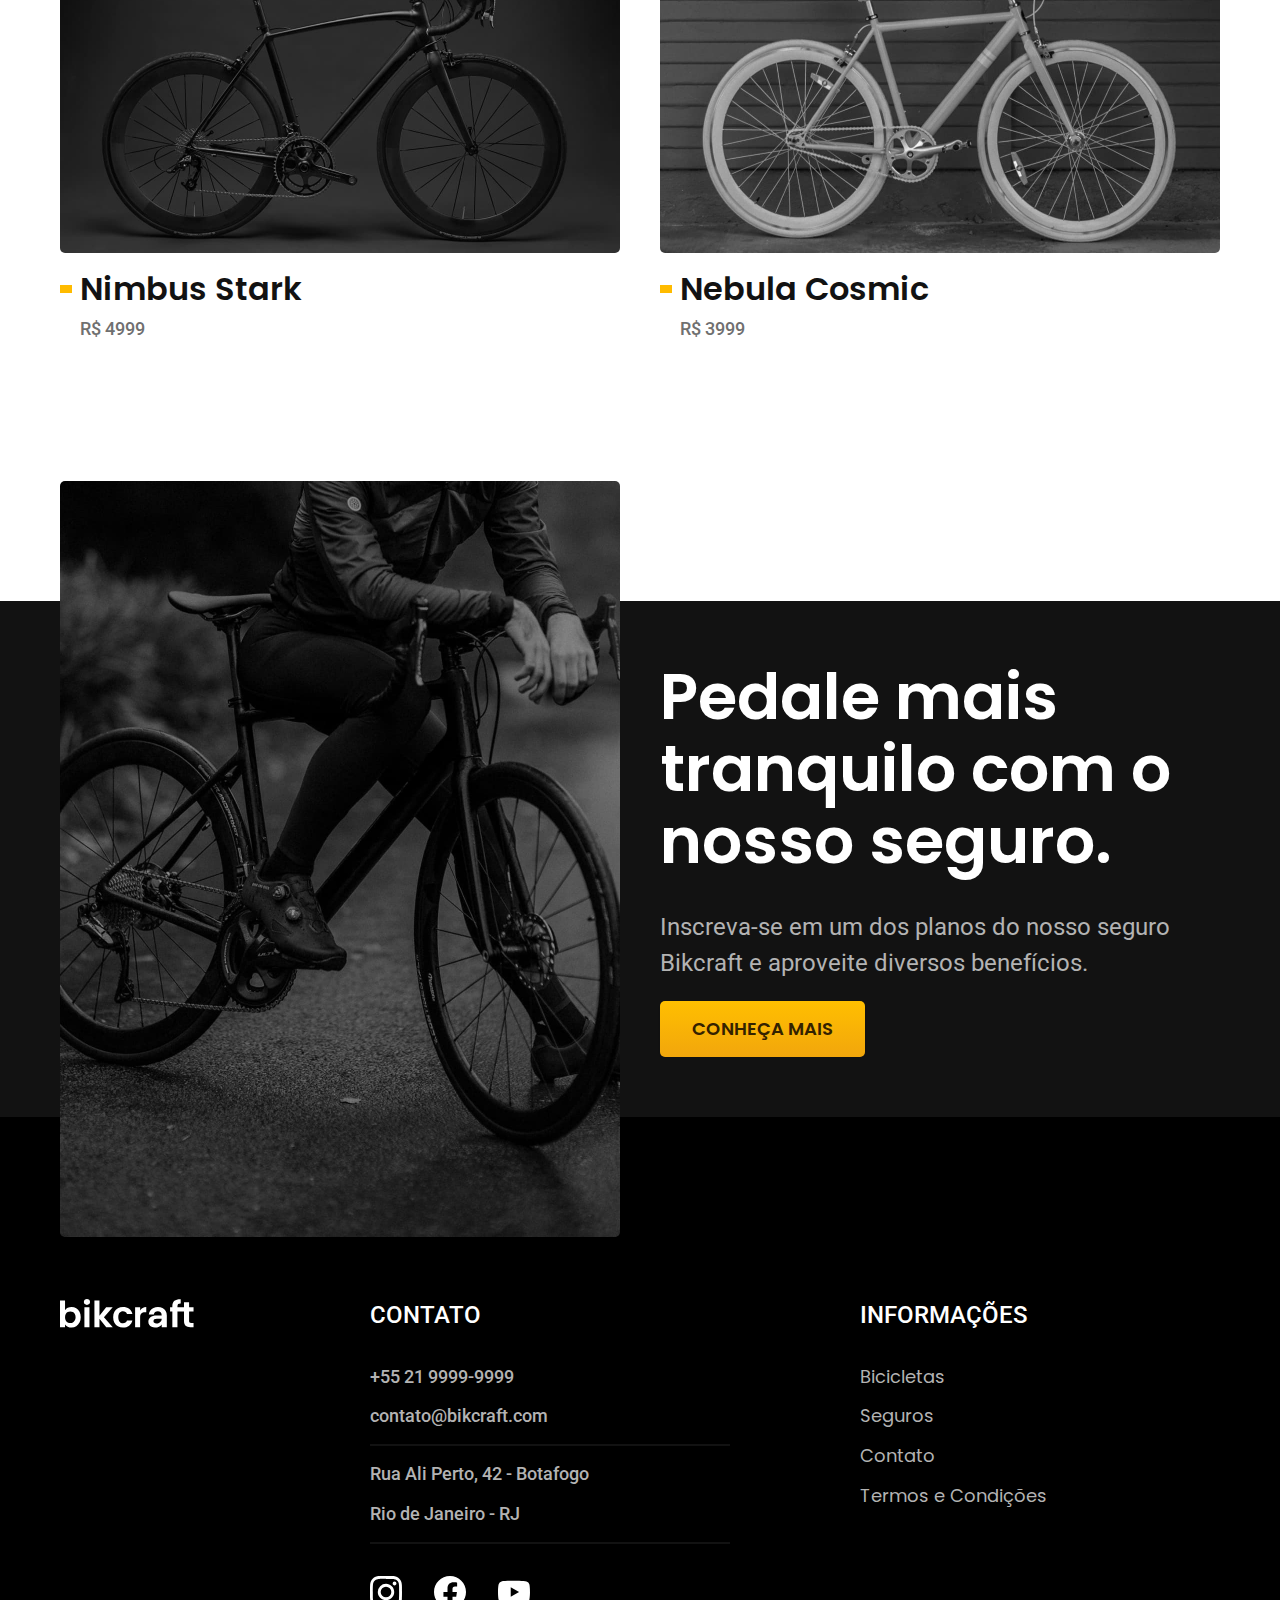
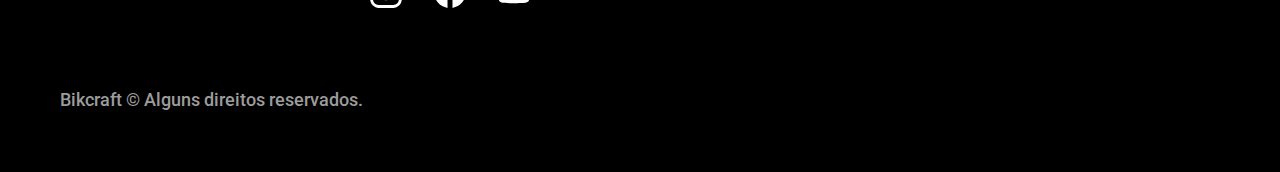
<file: bicicletas/magic.html>
<!DOCTYPE html>
<html lang="pt-br">

<head>
  <meta charset="UTF-8">
  <meta name="viewport" content="width=device-width, initial-scale=1.0">

  <title>Magic | Bikcraft</title>
  <meta name="description" content="Magic.">

  <link rel="preload" href="../css/style.css" as="style">
  <link rel="icon" href="./favicon.svg" type="image/svg+xml">
  <!-- CSS -->
  <link rel="stylesheet" href="../css/style.css">
  <!-- FONTES -->
  <link rel="preconnect" href="https://fonts.googleapis.com">
  <link rel="preconnect" href="https://fonts.gstatic.com" crossorigin>
  <link
    href="https://fonts.googleapis.com/css2?family=Merriweather:ital,wght@1,900&family=Poppins:wght@400;600&family=Roboto:wght@400;500&display=swap"
    rel="stylesheet">
  <!-- LIDANDO COM JS DESABILITADO PELO NAVEGADOR -->
  <script> document.documentElement.classList.add("js")</script>
</head>

<body id="bicicleta">
  <header class="header-bg">
    <div class="header container">
      <a href="../">
        <img src="../img/bikcraft.svg" alt="Bikcraft">
      </a>

      <nav aria-label="primaria">
        <ul class="header-menu font-1-m cor-0">
          <li><a href="../bicicletas.html">Bicicletas</a></li>
          <li><a href="../seguros.html">Seguros</a></li>
          <li><a href="../contato.html">Contato</a></li>
        </ul>
      </nav>
    </div>
  </header>

  <main class="titulo-bg">
    <div>
      <div class="titulo container">
        <p class="font-2-xl cor-5">R$ 2499</p>
        <h1 class="font-1-xxl cor-0">Magic Might<span class="cor-p1">.</span></h1>
      </div>
    </div>
    <div class="bicicleta container">
      <div class="bicicleta-imagens">
        <img src="../img/bicicleta/nimbus2.jpg" alt="">
        <img src="../img/bicicleta/nimbus1.jpg" alt="">
        <img src="../img/bicicleta/nimbus3.jpg" alt="">
      </div>
      <div class="bicicleta-conteudo">
        <p class="font-2-l cor-5">A Magic Might é a melhor Bikcraft já criada pela nossa equipe. Ela vem equipada com os
          melhores acessórios, o que garante maior velocidade.</p>
        <div class="bicicleta-comprar">
          <a class="botao" href="../orcamento.html?tipo=bikcraft&produto=magic">Comprar Agora</a>
          <span class="font-1-xs cor-6"><img src="../img/icones/entrega.svg" alt=""> entrega em 5 dias</span>
          <span class="font-1-xs cor-6"><img src="../img/icones/estoque.svg" alt=""> 18 em estoque</span>
        </div>

        <h2 class="font-1-xs cor-0">Informações</h2>
        <ul class="bicicleta-informacoes">
          <li>
            <img src="../img/icones/eletrica.svg" alt="">
            <h3 class="font-1-m cor-0">Motor Elétrico</h3>
            <p class="font-2-xs cor-5">Permite você viajar distâncias inimaginaveis com a sua bike.</p>
          </li>
          <li>
            <img src="../img/icones/velocidade.svg" alt="">
            <h3 class="font-1-m cor-0">45 km/h</h3>
            <p class="font-2-xs cor-5">A mais rápida bicicleta elétrica disponível hoje no mercado.</p>
          </li>
          <li>
            <img src="../img/icones/rastreador.svg" alt="">
            <h3 class="font-1-m cor-0">Rastreador</h3>
            <p class="font-2-xs cor-5">Rastreador e sistema anti-furto para garantir o seu sossego.</p>
          </li>
          <li>
            <img src="../img/icones/carbono.svg" alt="">
            <h3 class="font-1-m cor-0">Fibra de Carbono</h3>
            <p class="font-2-xs cor-5">Maior proteção possível para a sua Bikcraft com fibra de carbono.</p>
          </li>
        </ul>
        <h2 class="font-1-xs cor-0">Ficha Técnica</h2>
        <ul class="bicicleta-ficha font-2-s cor-4">
          <li>Peso <span>9 kg</span></li>
          <li>Altura <span>60 cm</span></li>
          <li>Largura <span>120 cm</span></li>
          <li>Profundidade <span>10 cm</span></li>
          <li>Marchas <span>16</span></li>
          <li>Roda <span>29</span></li>
        </ul>
      </div>
    </div>
  </main>

  <article class="bicicletas-lista container">
    <h2 class="font-1-xxl">escolha a sua<span class="cor-p1">.</span></h2>

    <ul>
      <li>
        <a href="./nimbus.html">
          <img src="../img/bicicletas/nimbus.jpg" alt="Bicicleta preta">
          <h3 class="font-1-xl">Nimbus Stark</h3>
          <span class="font-2-m cor-8">R$ 4999</span>
        </a>
      </li>
      <li>
        <a href="./nebula.html">
          <img src="../img/bicicletas/nebula.jpg" alt="Bicicleta preta">
          <h3 class="font-1-xl">Nebula Cosmic</h3>
          <span class="font-2-m cor-8">R$ 3999</span>
        </a>
      </li>
    </ul>
  </article>

  <article class="seguro-bg">
    <div class="seguro container">
      <div class="seguro-imagem">
        <img src="../img/fotos/seguros.jpg" alt="Pessoa parada em cima de uma bicicleta.">
      </div>
      <div class="seguro-conteudo">
        <h2 class="font-1-xxl cor-0">Pedale mais tranquilo com o nosso <span class="cor-p1">seguro.</span></h2>
        <p class="font-2-l cor-5">Inscreva-se em um dos planos do nosso seguro Bikcraft e aproveite diversos benefícios.
        </p>
        <a class="botao" href="../seguros.html">Conheça Mais</a>
      </div>
    </div>
  </article>

  <footer class="footer-bg">
    <div class="footer container">
      <img src="../img/bikcraft.svg" alt="Bikcraft">
      <div class="footer-contato">
        <h3 class="font-2-l-b cor-0">Contato</h3>
        <ul class="font-2-m cor-5">
          <li><a href="tel:+552199999999">+55 21 9999-9999</a></li>
          <li><a href="mailto:contato@bikcraft.com">contato@bikcraft.com</a></li>
          <li>Rua Ali Perto, 42 - Botafogo</li>
          <li>Rio de Janeiro - RJ</li>
        </ul>
        <div class="footer-redes">
          <a href="../">
            <img src="../img/redes/instagram.svg" alt="Instagram">
          </a>
          <a href="../">
            <img src="../img/redes/facebook.svg" alt="Facebook">
          </a>
          <a href="../">
            <img src="../img/redes/youtube.svg" alt="Youtube">
          </a>
        </div>
      </div>
      <div class="footer-informacoes">
        <h3 class="font-2-l-b cor-0">Informações</h3>
        <nav>
          <ul class="font-1-m cor-5">
            <li><a href="../bicicletas.html">Bicicletas</a></li>
            <li><a href="../seguros.html">Seguros</a></li>
            <li><a href="../contato.html">Contato</a></li>
            <li><a href="../termos.html">Termos e Condições</a></li>
          </ul>
        </nav>
      </div>
      <p class="footer-copy font-2-m cor-6">Bikcraft © Alguns direitos reservados.</p>
    </div>
  </footer>
  <script src="../js/script.js"></script>
</body>

</html>
</file>
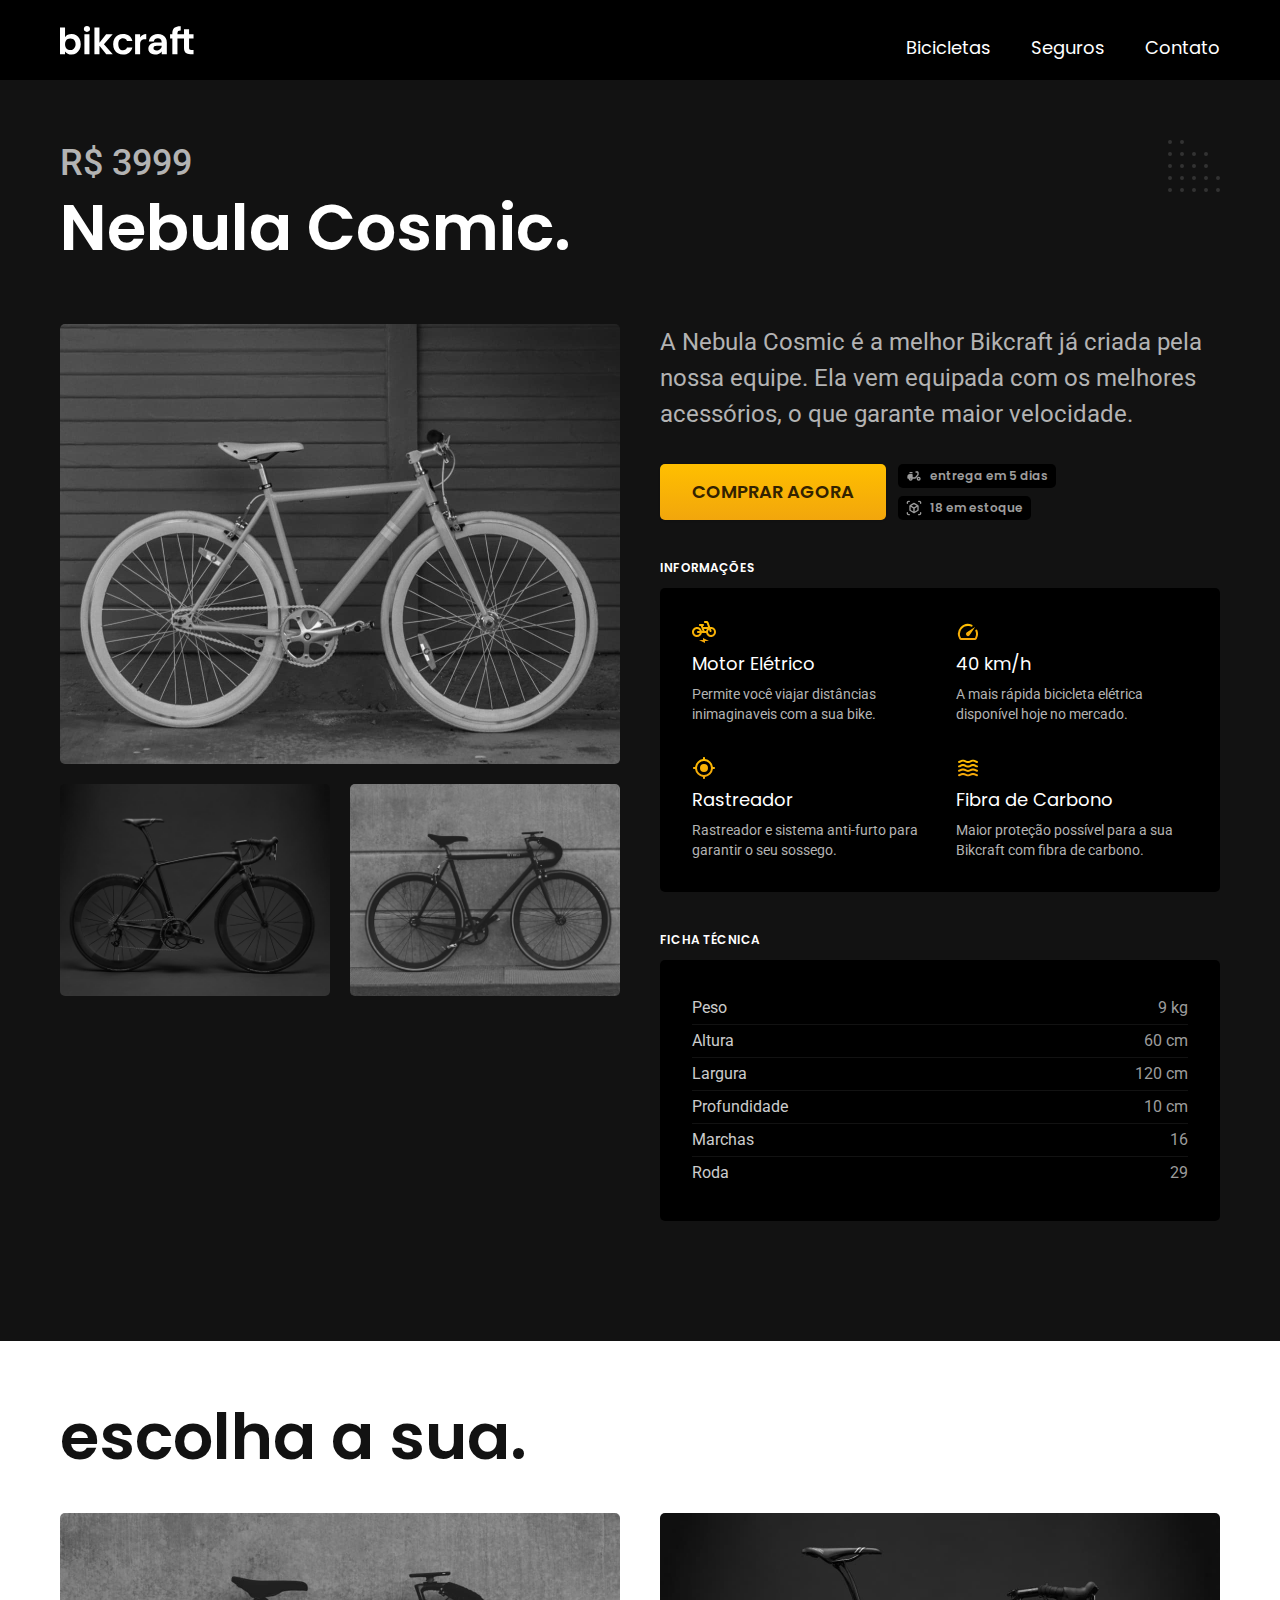
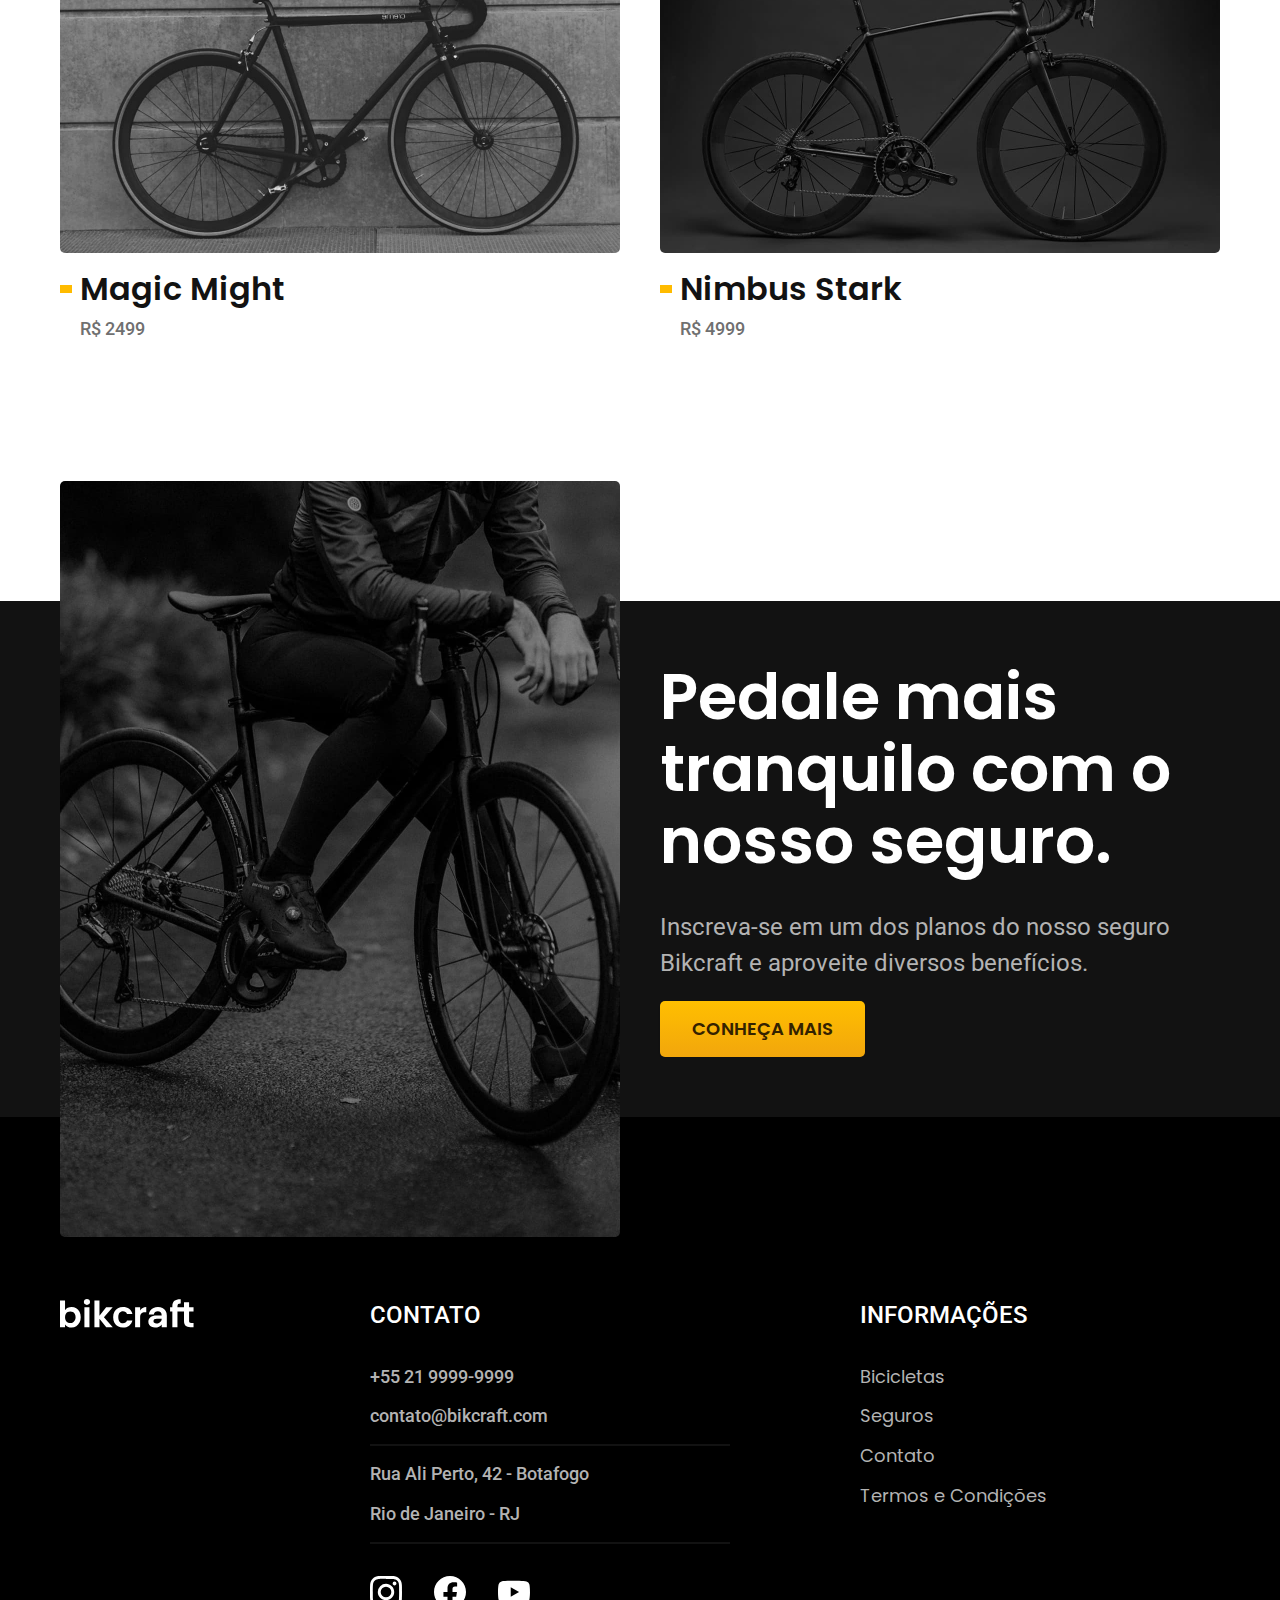
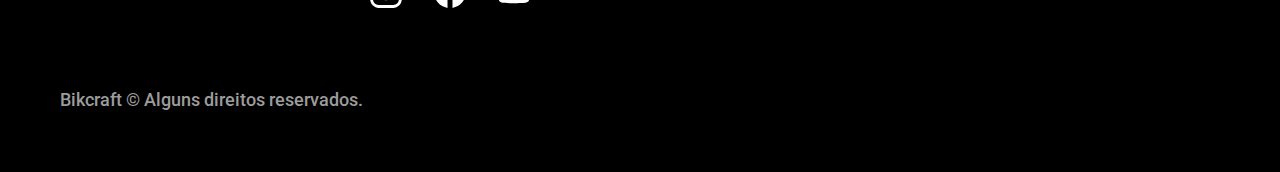
<file: bicicletas/nebula.html>
<!DOCTYPE html>
<html lang="pt-br">

<head>
  <meta charset="UTF-8">
  <meta name="viewport" content="width=device-width, initial-scale=1.0">

  <title>Nebula | Bikcraft</title>
  <meta name="description" content="Nebula.">

  <link rel="preload" href="../css/style.css" as="style">
  <link rel="icon" href="./favicon.svg" type="image/svg+xml">
  <!-- CSS -->
  <link rel="stylesheet" href="../css/style.css">
  <!-- FONTES -->
  <link rel="preconnect" href="https://fonts.googleapis.com">
  <link rel="preconnect" href="https://fonts.gstatic.com" crossorigin>
  <link
    href="https://fonts.googleapis.com/css2?family=Merriweather:ital,wght@1,900&family=Poppins:wght@400;600&family=Roboto:wght@400;500&display=swap"
    rel="stylesheet">
  <!-- LIDANDO COM JS DESABILITADO PELO NAVEGADOR -->
  <script> document.documentElement.classList.add("js")</script>
</head>

<body id="bicicleta">
  <header class="header-bg">
    <div class="header container">
      <a href="../">
        <img src="../img/bikcraft.svg" alt="Bikcraft">
      </a>

      <nav aria-label="primaria">
        <ul class="header-menu font-1-m cor-0">
          <li><a href="../bicicletas.html">Bicicletas</a></li>
          <li><a href="../seguros.html">Seguros</a></li>
          <li><a href="../contato.html">Contato</a></li>
        </ul>
      </nav>
    </div>
  </header>

  <main class="titulo-bg">
    <div>
      <div class="titulo container">
        <p class="font-2-xl cor-5">R$ 3999</p>
        <h1 class="font-1-xxl cor-0">Nebula Cosmic<span class="cor-p1">.</span></h1>
      </div>
    </div>
    <div class="bicicleta container">
      <div class="bicicleta-imagens">
        <img src="../img/bicicleta/nimbus3.jpg" alt="">
        <img src="../img/bicicleta/nimbus1.jpg" alt="">
        <img src="../img/bicicleta/nimbus2.jpg" alt="">
      </div>
      <div class="bicicleta-conteudo">
        <p class="font-2-l cor-5">A Nebula Cosmic é a melhor Bikcraft já criada pela nossa equipe. Ela vem equipada com
          os melhores acessórios, o que garante maior velocidade.</p>
        <div class="bicicleta-comprar">
          <a class="botao" href="../orcamento.html?tipo=bikcraft&produto=nebula">Comprar Agora</a>
          <span class="font-1-xs cor-6"><img src="../img/icones/entrega.svg" alt=""> entrega em 5 dias</span>
          <span class="font-1-xs cor-6"><img src="../img/icones/estoque.svg" alt=""> 18 em estoque</span>
        </div>

        <h2 class="font-1-xs cor-0">Informações</h2>
        <ul class="bicicleta-informacoes">
          <li>
            <img src="../img/icones/eletrica.svg" alt="">
            <h3 class="font-1-m cor-0">Motor Elétrico</h3>
            <p class="font-2-xs cor-5">Permite você viajar distâncias inimaginaveis com a sua bike.</p>
          </li>
          <li>
            <img src="../img/icones/velocidade.svg" alt="">
            <h3 class="font-1-m cor-0">40 km/h</h3>
            <p class="font-2-xs cor-5">A mais rápida bicicleta elétrica disponível hoje no mercado.</p>
          </li>
          <li>
            <img src="../img/icones/rastreador.svg" alt="">
            <h3 class="font-1-m cor-0">Rastreador</h3>
            <p class="font-2-xs cor-5">Rastreador e sistema anti-furto para garantir o seu sossego.</p>
          </li>
          <li>
            <img src="../img/icones/carbono.svg" alt="">
            <h3 class="font-1-m cor-0">Fibra de Carbono</h3>
            <p class="font-2-xs cor-5">Maior proteção possível para a sua Bikcraft com fibra de carbono.</p>
          </li>
        </ul>
        <h2 class="font-1-xs cor-0">Ficha Técnica</h2>
        <ul class="bicicleta-ficha font-2-s cor-4">
          <li>Peso <span>9 kg</span></li>
          <li>Altura <span>60 cm</span></li>
          <li>Largura <span>120 cm</span></li>
          <li>Profundidade <span>10 cm</span></li>
          <li>Marchas <span>16</span></li>
          <li>Roda <span>29</span></li>
        </ul>
      </div>
    </div>
  </main>

  <article class="bicicletas-lista container">
    <h2 class="font-1-xxl">escolha a sua<span class="cor-p1">.</span></h2>

    <ul>
      <li>
        <a href="./magic.html">
          <img src="../img/bicicletas/magic.jpg" alt="Bicicleta preta">
          <h3 class="font-1-xl">Magic Might</h3>
          <span class="font-2-m cor-8">R$ 2499</span>
        </a>
      </li>
      <li>
        <a href="./nimbus.html">
          <img src="../img/bicicletas/nimbus.jpg" alt="Bicicleta preta">
          <h3 class="font-1-xl">Nimbus Stark</h3>
          <span class="font-2-m cor-8">R$ 4999</span>
        </a>
      </li>
    </ul>
  </article>

  <article class="seguro-bg">
    <div class="seguro container">
      <div class="seguro-imagem">
        <img src="../img/fotos/seguros.jpg" alt="Pessoa parada em cima de uma bicicleta.">
      </div>
      <div class="seguro-conteudo">
        <h2 class="font-1-xxl cor-0">Pedale mais tranquilo com o nosso <span class="cor-p1">seguro.</span></h2>
        <p class="font-2-l cor-5">Inscreva-se em um dos planos do nosso seguro Bikcraft e aproveite diversos benefícios.
        </p>
        <a class="botao" href="../seguros.html">Conheça Mais</a>
      </div>
    </div>
  </article>

  <footer class="footer-bg">
    <div class="footer container">
      <img src="../img/bikcraft.svg" alt="Bikcraft">
      <div class="footer-contato">
        <h3 class="font-2-l-b cor-0">Contato</h3>
        <ul class="font-2-m cor-5">
          <li><a href="tel:+552199999999">+55 21 9999-9999</a></li>
          <li><a href="mailto:contato@bikcraft.com">contato@bikcraft.com</a></li>
          <li>Rua Ali Perto, 42 - Botafogo</li>
          <li>Rio de Janeiro - RJ</li>
        </ul>
        <div class="footer-redes">
          <a href="../">
            <img src="../img/redes/instagram.svg" alt="Instagram">
          </a>
          <a href="../">
            <img src="../img/redes/facebook.svg" alt="Facebook">
          </a>
          <a href="../">
            <img src="../img/redes/youtube.svg" alt="Youtube">
          </a>
        </div>
      </div>
      <div class="footer-informacoes">
        <h3 class="font-2-l-b cor-0">Informações</h3>
        <nav>
          <ul class="font-1-m cor-5">
            <li><a href="../bicicletas.html">Bicicletas</a></li>
            <li><a href="../seguros.html">Seguros</a></li>
            <li><a href="../contato.html">Contato</a></li>
            <li><a href="../termos.html">Termos e Condições</a></li>
          </ul>
        </nav>
      </div>
      <p class="footer-copy font-2-m cor-6">Bikcraft © Alguns direitos reservados.</p>
    </div>
  </footer>
  <script src="../js/script.js"></script>
</body>

</html>
</file>
<file: css/style.css>
@import "./global/global.css";
/* CLASSES UTILITÁRIAS DE TIPOGRAFIA E CORES */
@import "./utilidades/tipografia.css";
@import "./utilidades/cores.css";
@import "./utilidades/animacao.css";
/* HEADER */
@import "./global/header.css";

/* COMPONENTES*/
@import "./utilidades/componentes.css";

/* HOME */
@import "./home/intro.css";
@import "./bicicletas/bicicletas-lista.css";
@import "./home/tech.css";
@import "./home/parceiros.css";
@import "./home/depoimento.css";

/* FOOTER */
@import "./global/footer.css";

/* TERMOS */
@import "./termos/termos.css";

/* BICICLETAS */
@import "./bicicletas/bicicletas.css";

/* BICICLETA */
@import "./bicicleta/bicicleta.css";
@import "./bicicleta/seguro.css";

/* SEGUROS */
@import "./seguros/seguros.css";
@import "./seguros/vantagens.css";
@import "./seguros/perguntas.css";

/* CONTATO */
@import "./contato/contato.css";
@import "./contato/lojas.css";

/* ORÇAMENTO */
@import "./orcamento/orcamento.css";

/* FORMULÁRIO */
@import "./utilidades/formulario.css";
</file>
